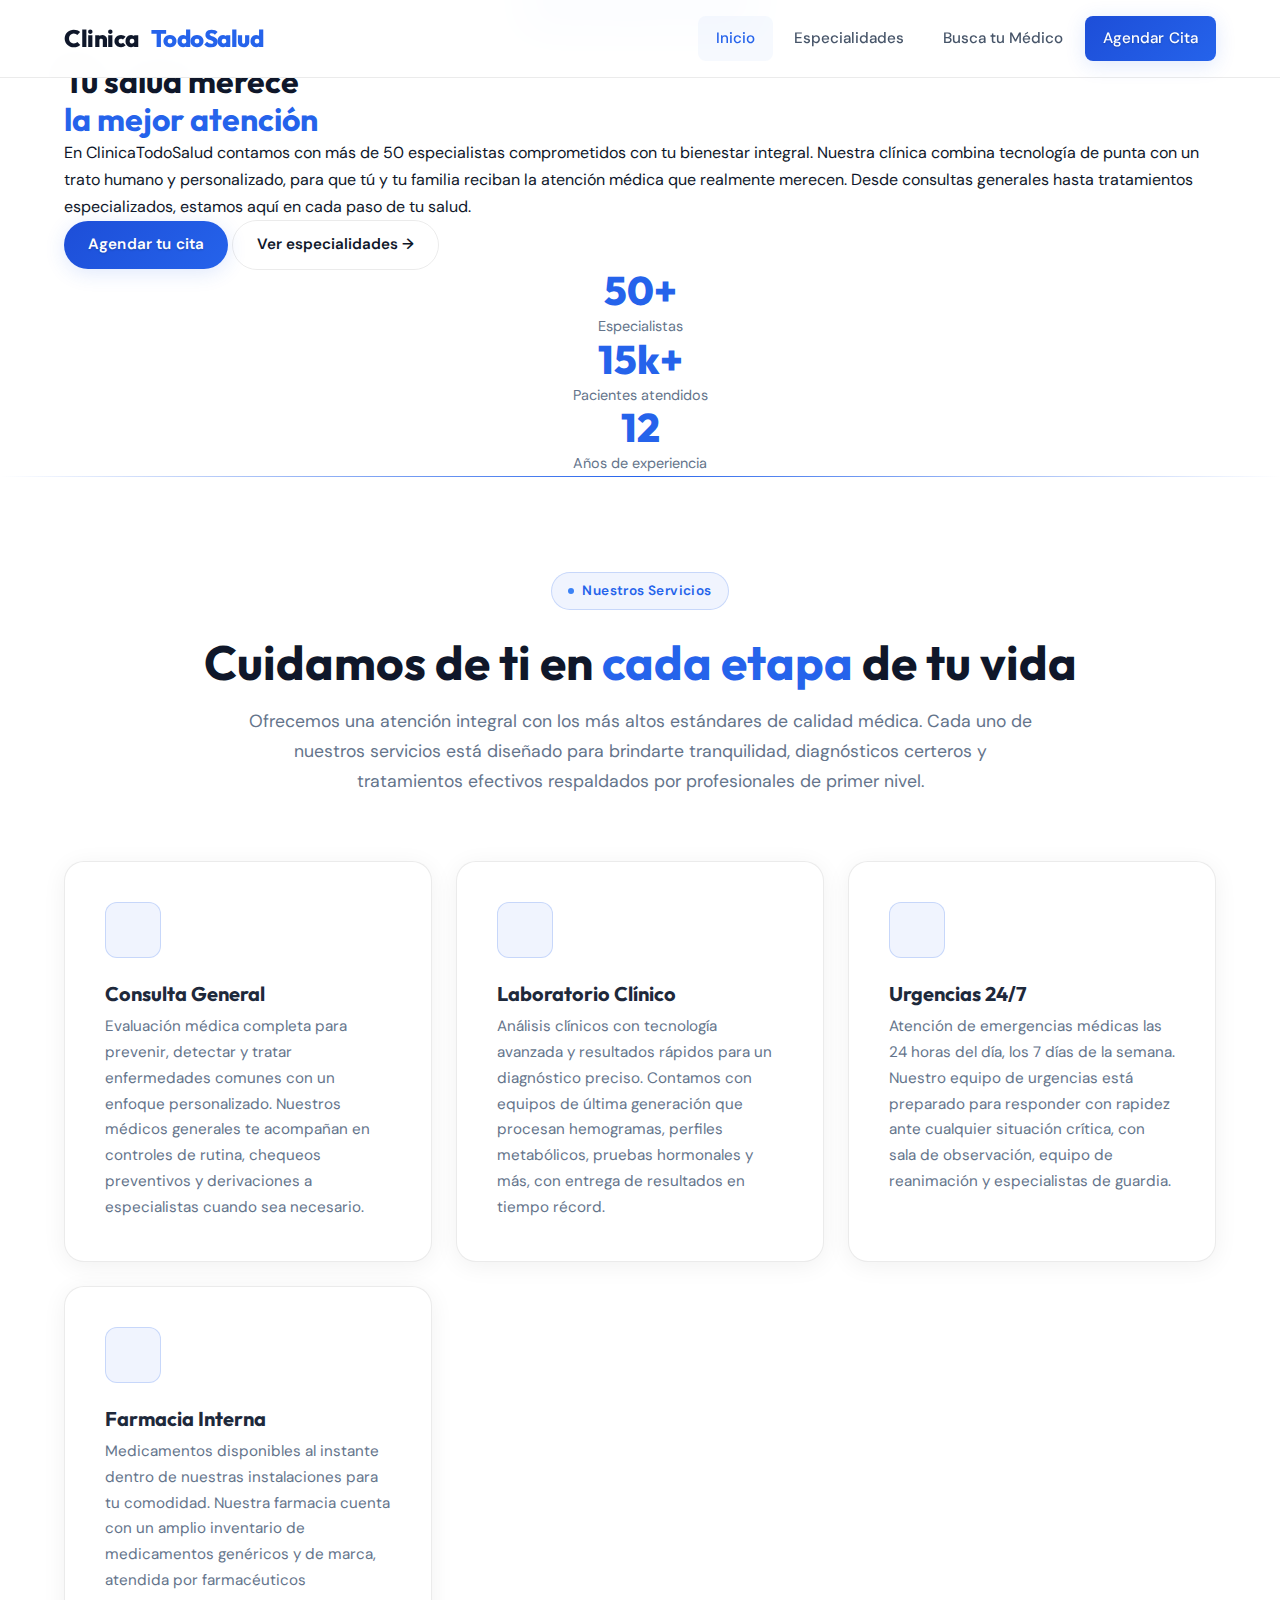
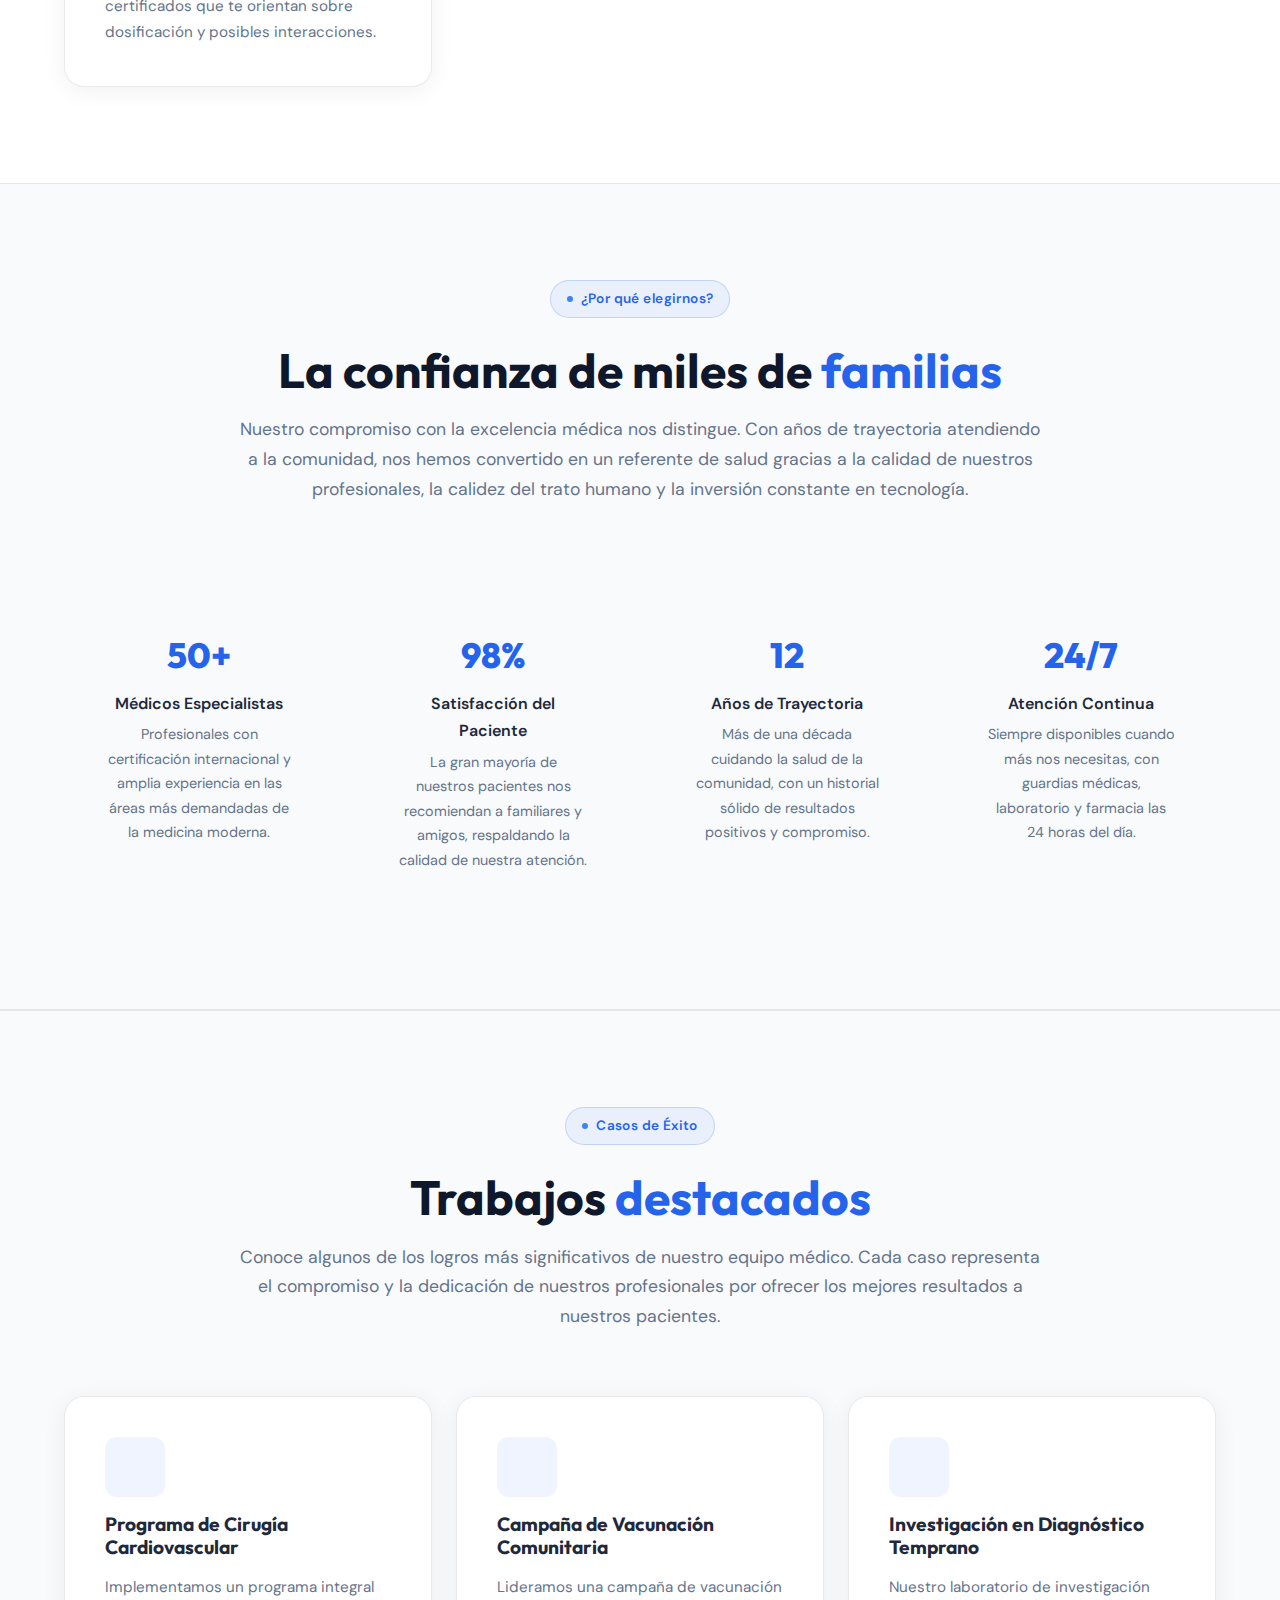
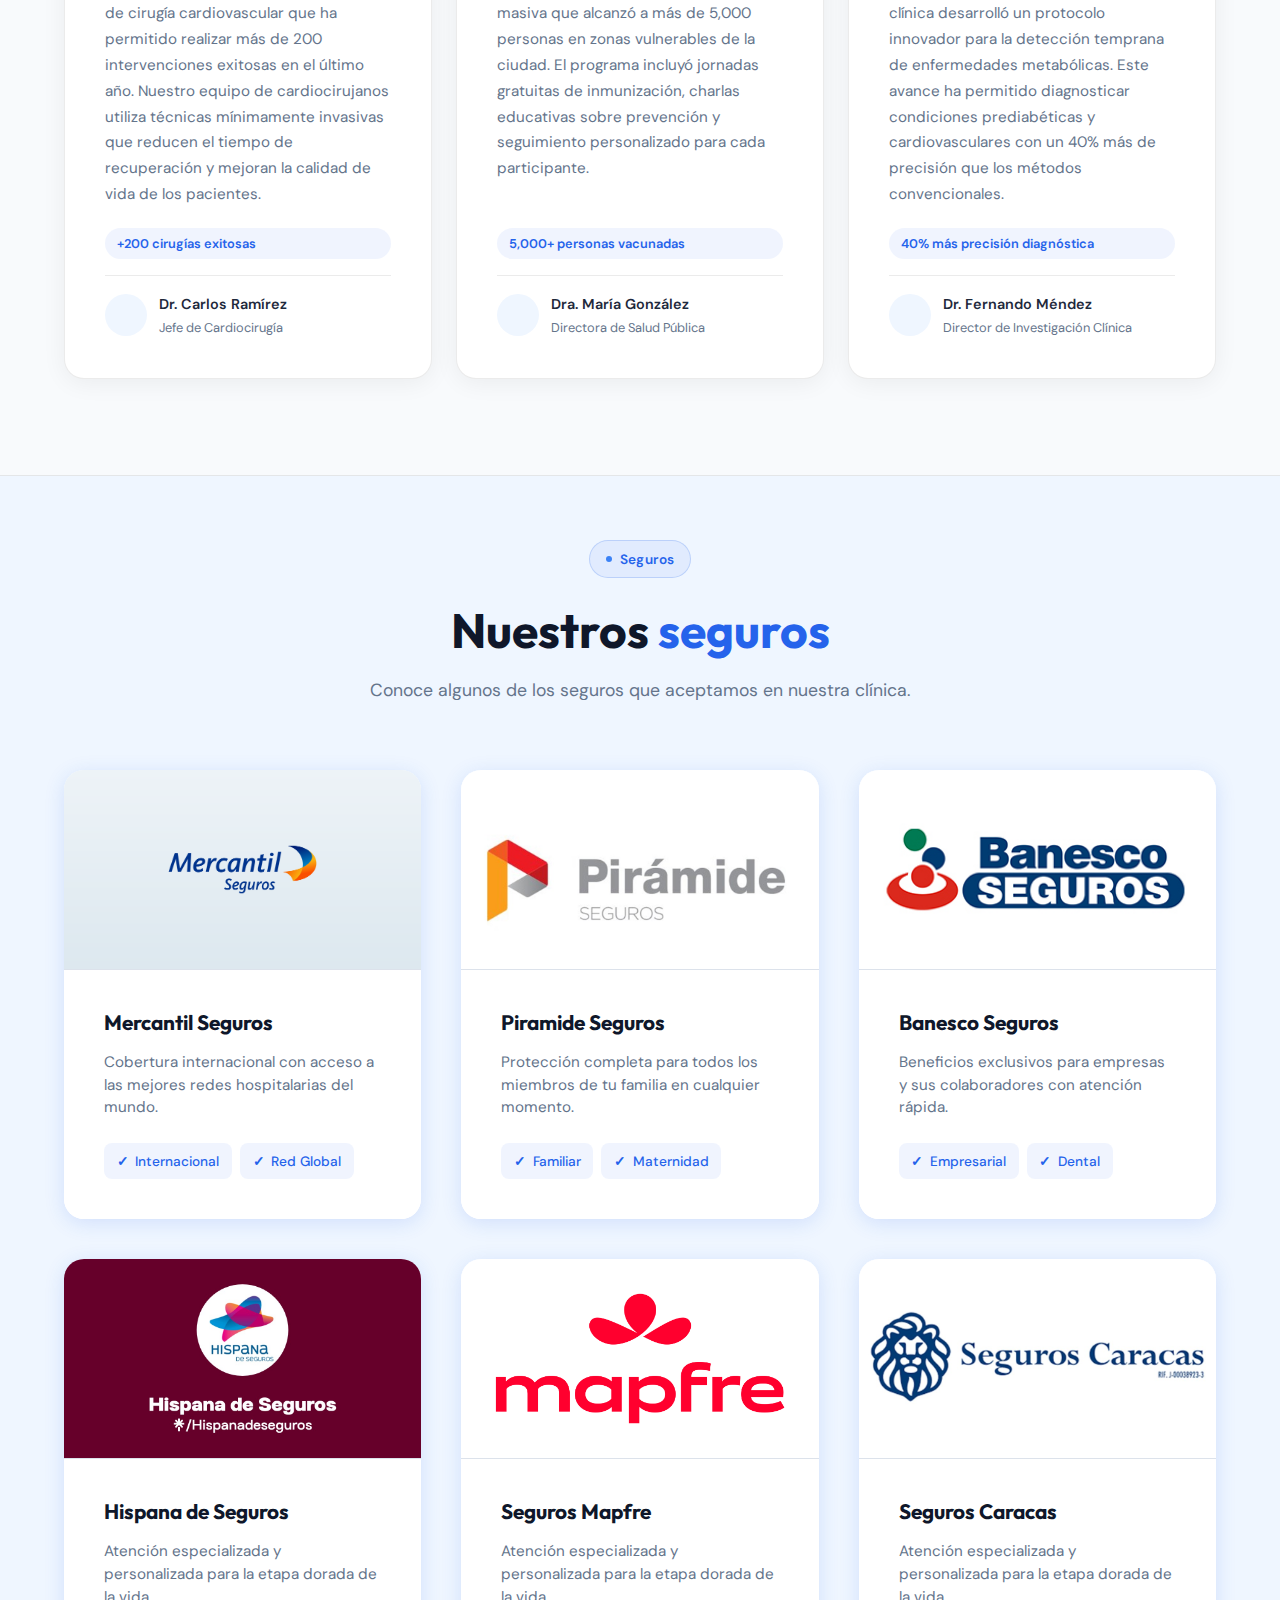
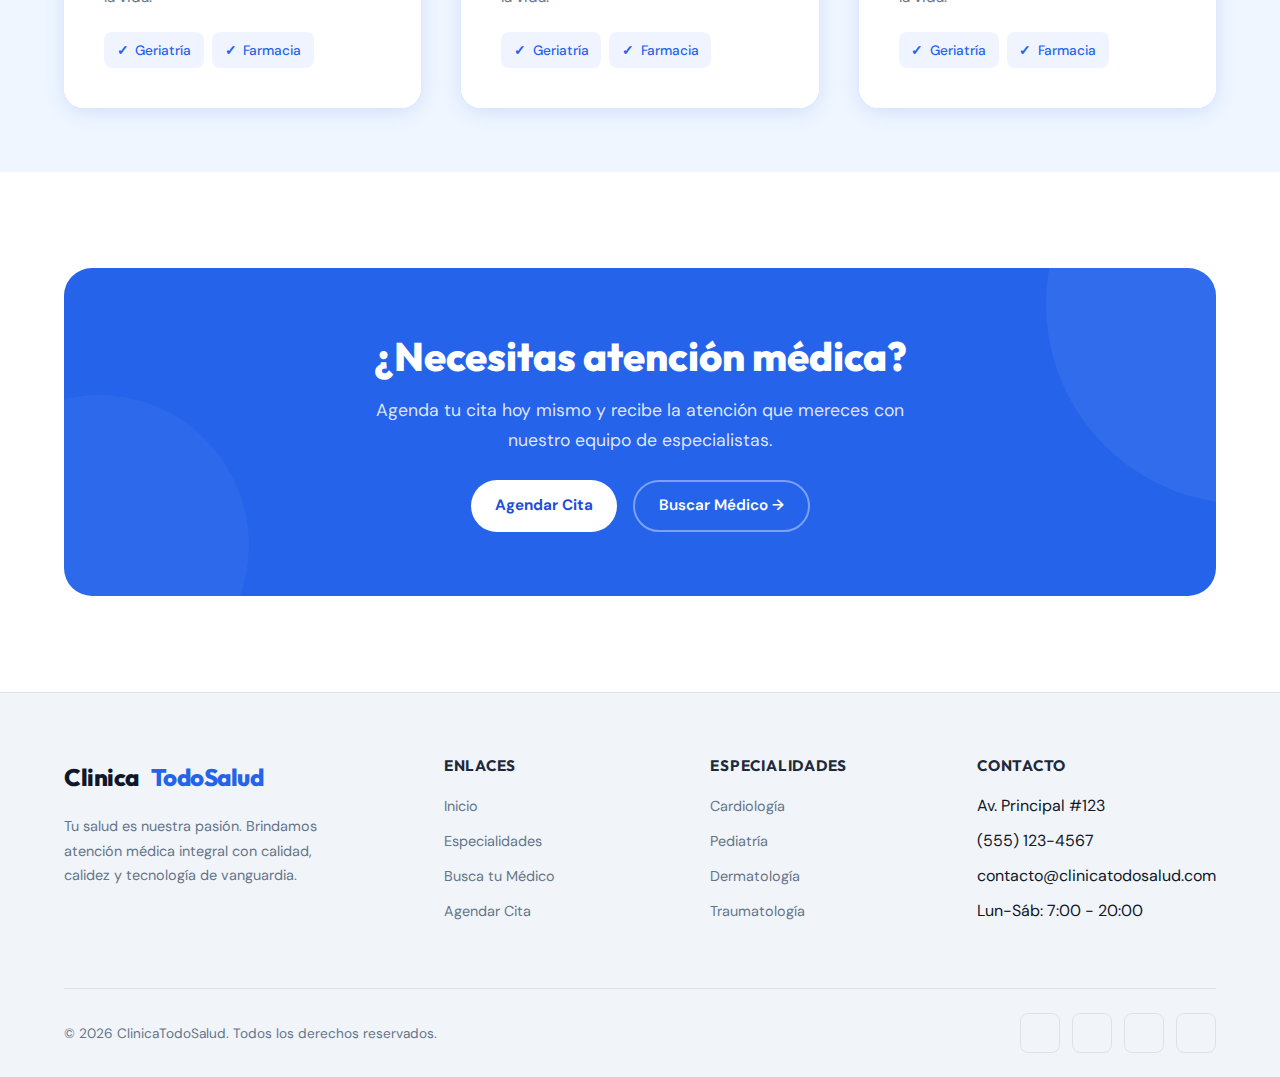
<file: index.html>
<!DOCTYPE html>
<html lang="es">

<head>
  <meta charset="UTF-8">
  <meta name="viewport" content="width=device-width, initial-scale=1.0">
  <meta name="description"
    content="ClinicaTodoSalud — Tu salud es nuestra prioridad. Atención médica integral con los mejores especialistas.">
  <title>ClinicaTodoSalud — Inicio</title>

  <link rel="preconnect" href="https://fonts.googleapis.com">
  <link rel="preconnect" href="https://fonts.gstatic.com" crossorigin>
  <link
    href="https://fonts.googleapis.com/css2?family=DM+Sans:ital,opsz,wght@0,9..40,300;0,9..40,400;0,9..40,500;0,9..40,600;0,9..40,700;1,9..40,400&family=Outfit:wght@400;500;600;700;800&display=swap"
    rel="stylesheet">

  <link rel="stylesheet" href="estilos.css">
</head>

<body>


  <nav class="barra-navegacion" id="navegacion-principal">
    <div class="contenedor">

      <a href="index.html" class="logo">

        Clinica<span>TodoSalud</span>
      </a>


      <input type="checkbox" class="toggle-menu" id="toggle-menu">
      <label for="toggle-menu" class="label-toggle-menu" aria-label="Abrir menú">
        <span class="barra"></span>
        <span class="barra"></span>
        <span class="barra"></span>
      </label>


      <ul class="menu-navegacion" id="menu-principal">
        <li class="elemento-menu">
          <a href="index.html" class="activo">Inicio</a>
        </li>
        <li class="elemento-menu">
          <a href="especialidades.html">Especialidades</a>
        </li>
        <li class="elemento-menu">
          <a href="busca-tu-medico.html">Busca tu Médico</a>
        </li>

        <li class="elemento-menu">
          <a href="agendar-cita.html" class="boton-cta boton-cta-primario">
            Agendar Cita
          </a>
        </li>
      </ul>
    </div>
  </nav>


  <section class="seccion-principal" id="principal">

    <div class="principal-fondo"></div>
    <div class="principal-patron"></div>

    <div class="contenedor">
      <div class="principal-contenido">

        <div class="etiqueta">Atención médica de excelencia</div>


        <h1 class="principal-titulo">
          Tu salud merece <br>
          <span class="texto-gradiente">la mejor atención</span>
        </h1>

        <p class="principal-subtitulo">
          En ClinicaTodoSalud contamos con más de 50 especialistas comprometidos con tu bienestar integral. Nuestra
          clínica combina tecnología de punta con un trato humano y personalizado, para que tú y tu familia reciban la
          atención médica que realmente merecen. Desde consultas generales hasta tratamientos especializados, estamos
          aquí en cada paso de tu salud.
        </p>


        <div class="principal-acciones">
          <a href="agendar-cita.html" class="boton-cta boton-cta-primario">
            Agendar tu cita
          </a>
          <a href="especialidades.html" class="boton-cta boton-cta-secundario">
            Ver especialidades →
          </a>
        </div>


        <div class="principal-estadisticas">
          <div class="estadistica">
            <div class="estadistica-numero">50+</div>
            <div class="estadistica-texto">Especialistas</div>
          </div>
          <div class="estadistica">
            <div class="estadistica-numero">15k+</div>
            <div class="estadistica-texto">Pacientes atendidos</div>
          </div>
          <div class="estadistica">
            <div class="estadistica-numero">12</div>
            <div class="estadistica-texto">Años de experiencia</div>
          </div>
        </div>
      </div>
    </div>
  </section>


  <section class="seccion-servicios" id="servicios">
    <div class="contenedor">

      <div class="texto-centrado">
        <div class="etiqueta">Nuestros Servicios</div>
        <h2 class="titulo-seccion">Cuidamos de ti en <span class="texto-gradiente">cada etapa</span> de tu vida</h2>
        <p class="subtitulo-seccion">Ofrecemos una atención integral con los más altos estándares de calidad médica.
          Cada uno de nuestros servicios está diseñado para brindarte tranquilidad, diagnósticos certeros y tratamientos
          efectivos respaldados por profesionales de primer nivel.</p>
      </div>


      <div class="grid-servicios">

        <div class="tarjeta-servicio">
          <div class="servicio-icono"></div>
          <h3 class="servicio-titulo">Consulta General</h3>
          <p class="servicio-descripcion">Evaluación médica completa para prevenir, detectar y tratar enfermedades
            comunes con un enfoque personalizado. Nuestros médicos generales te acompañan en controles de rutina,
            chequeos preventivos y derivaciones a especialistas cuando sea necesario.</p>
        </div>


        <div class="tarjeta-servicio">
          <div class="servicio-icono"></div>
          <h3 class="servicio-titulo">Laboratorio Clínico</h3>
          <p class="servicio-descripcion">Análisis clínicos con tecnología avanzada y resultados rápidos para un
            diagnóstico preciso. Contamos con equipos de última generación que procesan hemogramas, perfiles
            metabólicos, pruebas hormonales y más, con entrega de resultados en tiempo récord.</p>
        </div>


        <div class="tarjeta-servicio">
          <div class="servicio-icono"></div>
          <h3 class="servicio-titulo">Urgencias 24/7</h3>
          <p class="servicio-descripcion">Atención de emergencias médicas las 24 horas del día, los 7 días de la semana.
            Nuestro equipo de urgencias está preparado para responder con rapidez ante cualquier situación crítica, con
            sala de observación, equipo de reanimación y especialistas de guardia.</p>
        </div>


        <div class="tarjeta-servicio">
          <div class="servicio-icono"></div>
          <h3 class="servicio-titulo">Farmacia Interna</h3>
          <p class="servicio-descripcion">Medicamentos disponibles al instante dentro de nuestras instalaciones para tu
            comodidad. Nuestra farmacia cuenta con un amplio inventario de medicamentos genéricos y de marca, atendida
            por farmacéuticos certificados que te orientan sobre dosificación y posibles interacciones.</p>
        </div>
      </div>
    </div>
  </section>


  <section class="seccion-ventajas" id="ventajas">
    <div class="contenedor">

      <div class="texto-centrado">
        <div class="etiqueta">¿Por qué elegirnos?</div>
        <h2 class="titulo-seccion">La confianza de miles de <span class="texto-gradiente">familias</span></h2>
        <p class="subtitulo-seccion">Nuestro compromiso con la excelencia médica nos distingue. Con años de trayectoria
          atendiendo a la comunidad, nos hemos convertido en un referente de salud gracias a la calidad de nuestros
          profesionales, la calidez del trato humano y la inversión constante en tecnología.</p>
      </div>


      <div class="grid-ventajas">
        <div class="tarjeta-ventaja">
          <span class="ventaja-icono"></span>
          <div class="ventaja-numero">50+</div>
          <div class="ventaja-titulo">Médicos Especialistas</div>
          <p class="ventaja-descripcion">Profesionales con certificación internacional y amplia experiencia en las áreas
            más demandadas de la medicina moderna.</p>
        </div>

        <div class="tarjeta-ventaja">
          <span class="ventaja-icono"></span>
          <div class="ventaja-numero">98%</div>
          <div class="ventaja-titulo">Satisfacción del Paciente</div>
          <p class="ventaja-descripcion">La gran mayoría de nuestros pacientes nos recomiendan a familiares y amigos,
            respaldando la calidad de nuestra atención.</p>
        </div>

        <div class="tarjeta-ventaja">
          <span class="ventaja-icono"></span>
          <div class="ventaja-numero">12</div>
          <div class="ventaja-titulo">Años de Trayectoria</div>
          <p class="ventaja-descripcion">Más de una década cuidando la salud de la comunidad, con un historial sólido de
            resultados positivos y compromiso.</p>
        </div>

        <div class="tarjeta-ventaja">
          <span class="ventaja-icono"></span>
          <div class="ventaja-numero">24/7</div>
          <div class="ventaja-titulo">Atención Continua</div>
          <p class="ventaja-descripcion">Siempre disponibles cuando más nos necesitas, con guardias médicas, laboratorio
            y farmacia las 24 horas del día.</p>
        </div>
      </div>
    </div>
  </section>


  <section class="seccion-trabajos" id="trabajos-destacados">
    <div class="contenedor">
      <div class="texto-centrado">
        <div class="etiqueta">Casos de Éxito</div>
        <h2 class="titulo-seccion">Trabajos <span class="texto-gradiente">destacados</span></h2>
        <p class="subtitulo-seccion">Conoce algunos de los logros más significativos de nuestro equipo médico. Cada caso
          representa el compromiso y la dedicación de nuestros profesionales por ofrecer los mejores resultados a
          nuestros pacientes.</p>
      </div>

      <div class="grid-trabajos">

        <div class="tarjeta-trabajo">
          <div class="trabajo-icono"></div>
          <h3 class="trabajo-titulo">Programa de Cirugía Cardiovascular</h3>
          <p class="trabajo-descripcion">Implementamos un programa integral de cirugía cardiovascular que ha permitido
            realizar más de 200 intervenciones exitosas en el último año. Nuestro equipo de cardiocirujanos utiliza
            técnicas mínimamente invasivas que reducen el tiempo de recuperación y mejoran la calidad de vida de los
            pacientes.</p>
          <div class="trabajo-estadistica">+200 cirugías exitosas</div>
          <div class="trabajo-autor">
            <div class="trabajo-avatar"></div>
            <div>
              <div class="trabajo-autor-nombre">Dr. Carlos Ramírez</div>
              <div class="trabajo-autor-cargo">Jefe de Cardiocirugía</div>
            </div>
          </div>
        </div>


        <div class="tarjeta-trabajo">
          <div class="trabajo-icono"></div>
          <h3 class="trabajo-titulo">Campaña de Vacunación Comunitaria</h3>
          <p class="trabajo-descripcion">Lideramos una campaña de vacunación masiva que alcanzó a más de 5,000 personas
            en zonas vulnerables de la ciudad. El programa incluyó jornadas gratuitas de inmunización, charlas
            educativas sobre prevención y seguimiento personalizado para cada participante.</p>
          <div class="trabajo-estadistica">5,000+ personas vacunadas</div>
          <div class="trabajo-autor">
            <div class="trabajo-avatar"></div>
            <div>
              <div class="trabajo-autor-nombre">Dra. María González</div>
              <div class="trabajo-autor-cargo">Directora de Salud Pública</div>
            </div>
          </div>
        </div>


        <div class="tarjeta-trabajo">
          <div class="trabajo-icono"></div>
          <h3 class="trabajo-titulo">Investigación en Diagnóstico Temprano</h3>
          <p class="trabajo-descripcion">Nuestro laboratorio de investigación clínica desarrolló un protocolo innovador
            para la detección temprana de enfermedades metabólicas. Este avance ha permitido diagnosticar condiciones
            prediabéticas y cardiovasculares con un 40% más de precisión que los métodos convencionales.</p>
          <div class="trabajo-estadistica">40% más precisión diagnóstica</div>
          <div class="trabajo-autor">
            <div class="trabajo-avatar"></div>
            <div>
              <div class="trabajo-autor-nombre">Dr. Fernando Méndez</div>
              <div class="trabajo-autor-cargo">Director de Investigación Clínica</div>
            </div>
          </div>
        </div>
      </div>
    </div>
  </section>



  <section class="seccion-seguros" id="seguros">
    <div class="contenedor">
      <div class="texto-centrado">
        <div class="etiqueta">Seguros</div>
        <h2 class="titulo-seccion">Nuestros <span class="texto-gradiente">seguros</span></h2>
        <p class="subtitulo-seccion">Conoce algunos de los seguros que aceptamos en nuestra clínica.</p>
      </div>
      <div class="grid-seguros">

        <div class="tarjeta-seguro">
          <div class="seguro-imagen-contenedor">
            <img src="img/mercantil.webp">
          </div>
          <div class="seguro-cuerpo">
            <h3 class="seguro-titulo">Mercantil Seguros</h3>
            <p class="seguro-descripcion">Cobertura internacional con acceso a las mejores redes hospitalarias del
              mundo.</p>
            <div class="seguro-beneficios">
              <div class="seguro-beneficio">Internacional</div>
              <div class="seguro-beneficio">Red Global</div>
            </div>
          </div>
        </div>


        <div class="tarjeta-seguro">
          <div class="seguro-imagen-contenedor">
            <img src="img/piramide-seguros-logo.jpg" alt="">
          </div>
          <div class="seguro-cuerpo">
            <h3 class="seguro-titulo">Piramide Seguros</h3>
            <p class="seguro-descripcion">Protección completa para todos los miembros de tu familia en cualquier
              momento.</p>
            <div class="seguro-beneficios">
              <div class="seguro-beneficio">Familiar</div>
              <div class="seguro-beneficio">Maternidad</div>
            </div>
          </div>
        </div>


        <div class="tarjeta-seguro">
          <div class="seguro-imagen-contenedor">
            <img src="img/banesco.jpg" alt="">
          </div>
          <div class="seguro-cuerpo">
            <h3 class="seguro-titulo">Banesco Seguros</h3>
            <p class="seguro-descripcion">Beneficios exclusivos para empresas y sus colaboradores con atención rápida.
            </p>
            <div class="seguro-beneficios">
              <div class="seguro-beneficio">Empresarial</div>
              <div class="seguro-beneficio">Dental</div>
            </div>
          </div>
        </div>


        <div class="tarjeta-seguro">
          <div class="seguro-imagen-contenedor">
            <img src="img/Hispanadeseguros.jpg" alt="">
          </div>
          <div class="seguro-cuerpo">
            <h3 class="seguro-titulo">Hispana de Seguros</h3>
            <p class="seguro-descripcion">Atención especializada y personalizada para la etapa dorada de la vida.</p>
            <div class="seguro-beneficios">
              <div class="seguro-beneficio">Geriatría</div>
              <div class="seguro-beneficio">Farmacia</div>
            </div>
          </div>
        </div>

        <div class="tarjeta-seguro">
          <div class="seguro-imagen-contenedor">
            <img src="img/MAPFRE_LOGO_VER_1_RED.jpg" alt="">
          </div>
          <div class="seguro-cuerpo">
            <h3 class="seguro-titulo">Seguros Mapfre</h3>
            <p class="seguro-descripcion">Atención especializada y personalizada para la etapa dorada de la vida.</p>
            <div class="seguro-beneficios">
              <div class="seguro-beneficio">Geriatría</div>
              <div class="seguro-beneficio">Farmacia</div>
            </div>
          </div>
        </div>

        <div class="tarjeta-seguro">
          <div class="seguro-imagen-contenedor">
            <img src="img/seguros-caracas-logo.jpg" alt="">
          </div>
          <div class="seguro-cuerpo">
            <h3 class="seguro-titulo">Seguros Caracas</h3>
            <p class="seguro-descripcion">Atención especializada y personalizada para la etapa dorada de la vida.</p>
            <div class="seguro-beneficios">
              <div class="seguro-beneficio">Geriatría</div>
              <div class="seguro-beneficio">Farmacia</div>
            </div>
          </div>
        </div>
      </div>
    </div>
  </section>


  <section class="seccion-cta" id="cta-inicio">
    <div class="contenedor">
      <div class="cta-contenido">
        <h2 class="cta-titulo">¿Necesitas atención médica?</h2>
        <p class="cta-texto">Agenda tu cita hoy mismo y recibe la atención que mereces con nuestro equipo de
          especialistas.</p>
        <div class="cta-botones">
          <a href="agendar-cita.html" class="boton-cta boton-cta-blanco">Agendar Cita</a>
          <a href="busca-tu-medico.html" class="boton-cta boton-cta-contorno">Buscar Médico →</a>
        </div>
      </div>
    </div>
  </section>


  <footer class="pie-pagina" id="pie-pagina">
    <div class="contenedor">
      <div class="pie-grid">

        <div class="pie-marca">
          <a href="index.html" class="logo">
            Clinica<span>TodoSalud</span>
          </a>
          <p class="pie-descripcion">Tu salud es nuestra pasión. Brindamos atención médica integral con calidad, calidez
            y tecnología de vanguardia.</p>
        </div>


        <div class="pie-columna">
          <h4 class="pie-columna-titulo">Enlaces</h4>
          <ul>
            <li><a href="index.html">Inicio</a></li>
            <li><a href="especialidades.html">Especialidades</a></li>
            <li><a href="busca-tu-medico.html">Busca tu Médico</a></li>
            <li><a href="agendar-cita.html">Agendar Cita</a></li>

          </ul>
        </div>


        <div class="pie-columna">
          <h4 class="pie-columna-titulo">Especialidades</h4>
          <ul>
            <li><a href="especialidades.html">Cardiología</a></li>
            <li><a href="especialidades.html">Pediatría</a></li>
            <li><a href="especialidades.html">Dermatología</a></li>
            <li><a href="especialidades.html">Traumatología</a></li>
          </ul>
        </div>


        <div class="pie-columna">
          <h4 class="pie-columna-titulo">Contacto</h4>
          <ul>
            <li>Av. Principal #123</li>
            <li>(555) 123-4567</li>
            <li>contacto@clinicatodosalud.com</li>
            <li>Lun-Sáb: 7:00 - 20:00</li>
          </ul>
        </div>
      </div>


      <div class="pie-inferior">
        <p class="pie-copyright">© 2026 ClinicaTodoSalud. Todos los derechos reservados.</p>
        <div class="pie-redes">
          <a href="#" class="pie-red-social" aria-label="Facebook"></a>
          <a href="#" class="pie-red-social" aria-label="Instagram"></a>
          <a href="#" class="pie-red-social" aria-label="Twitter"></a>
          <a href="#" class="pie-red-social" aria-label="YouTube"></a>
        </div>
      </div>
    </div>
  </footer>

  <script src="script/main.js"></script>

</body>

</html>
</file>
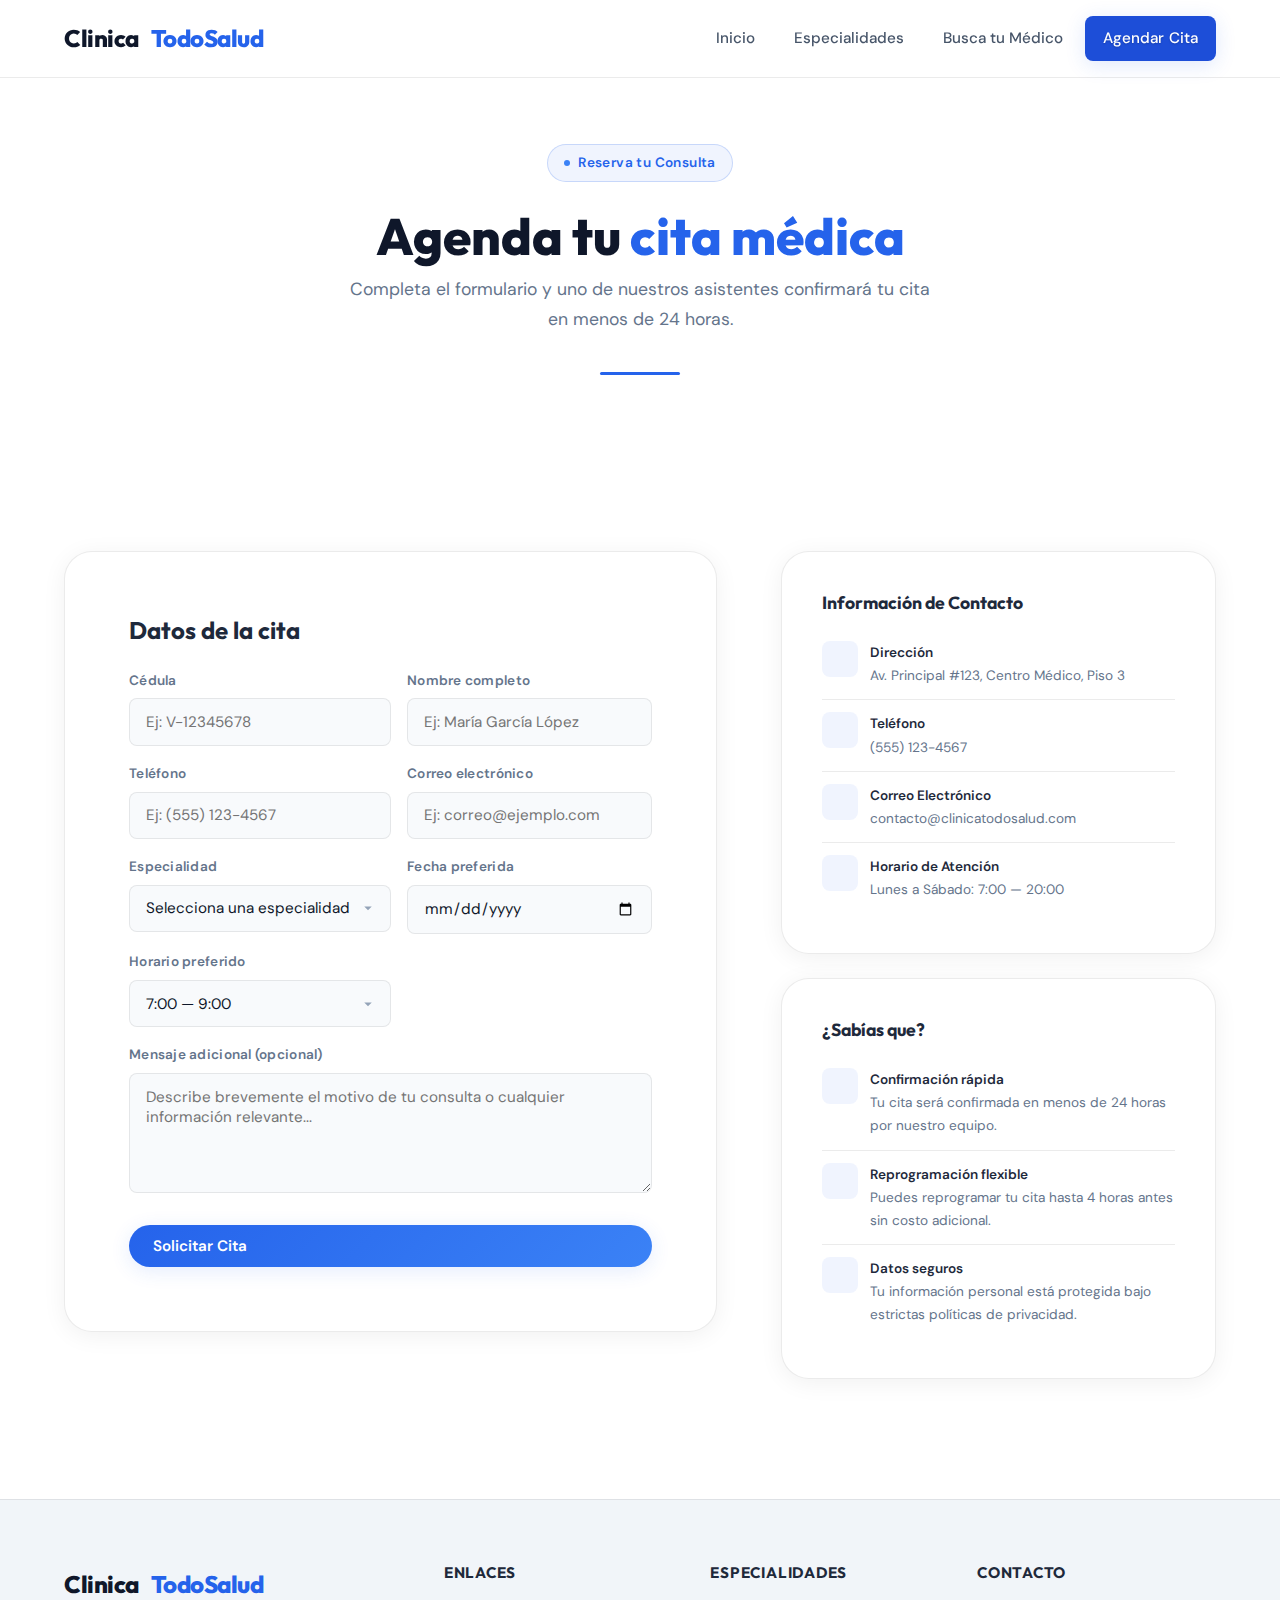
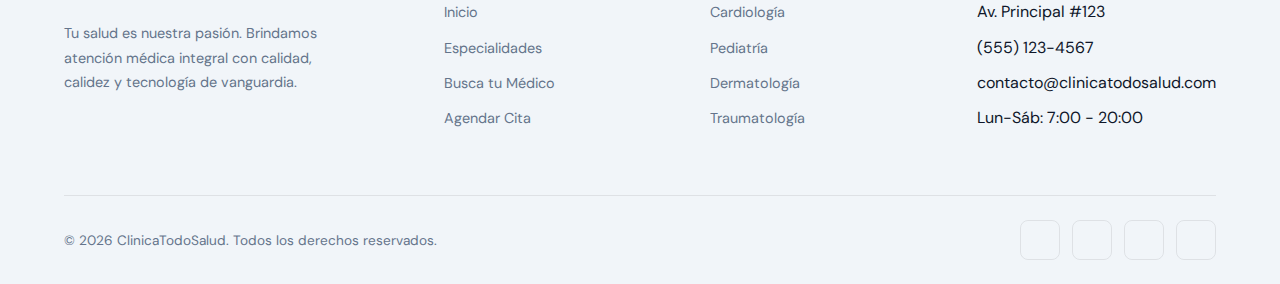
<file: agendar-cita.html>
<!DOCTYPE html>
<html lang="es">

<head>
  <meta charset="UTF-8">
  <meta name="viewport" content="width=device-width, initial-scale=1.0">
  <meta name="description"
    content="Agenda tu cita médica en ClinicaTodoSalud. Elige tu especialidad, médico y horario preferido de manera sencilla.">
  <title>Agendar Cita — ClinicaTodoSalud</title>

  <link rel="preconnect" href="https://fonts.googleapis.com">
  <link rel="preconnect" href="https://fonts.gstatic.com" crossorigin>
  <link
    href="https://fonts.googleapis.com/css2?family=DM+Sans:ital,opsz,wght@0,9..40,300;0,9..40,400;0,9..40,500;0,9..40,600;0,9..40,700;1,9..40,400&family=Outfit:wght@400;500;600;700;800&display=swap"
    rel="stylesheet">

  <link rel="stylesheet" href="estilos.css">
</head>

<body>


  <nav class="barra-navegacion" id="navegacion-principal">
    <div class="contenedor">
      <a href="index.html" class="logo">
        Clinica<span>TodoSalud</span>
      </a>

      <input type="checkbox" class="toggle-menu" id="toggle-menu">
      <label for="toggle-menu" class="label-toggle-menu" aria-label="Abrir menú">
        <span class="barra"></span>
        <span class="barra"></span>
        <span class="barra"></span>
      </label>

      <ul class="menu-navegacion" id="menu-principal">
        <li class="elemento-menu">
          <a href="index.html">Inicio</a>
        </li>
        <li class="elemento-menu">
          <a href="especialidades.html">Especialidades</a>
        </li>
        <li class="elemento-menu">
          <a href="busca-tu-medico.html">Busca tu Médico</a>
        </li>

        <li class="elemento-menu">
          <a href="agendar-cita.html" class="boton-cta boton-cta-primario activo">
            Agendar Cita
          </a>
        </li>
      </ul>
    </div>
  </nav>


  <header class="cabecera-pagina" id="cabecera-agendar">
    <div class="contenedor">
      <div class="etiqueta">Reserva tu Consulta</div>
      <h1 class="cabecera-titulo">Agenda tu <span class="texto-gradiente">cita médica</span></h1>
      <p class="cabecera-descripcion">Completa el formulario y uno de nuestros asistentes confirmará tu cita en menos de
        24 horas.</p>
    </div>
  </header>


  <section class="seccion-agendar" id="formulario-agendar">
    <div class="contenedor">
      <div class="agendar-contenedor">


        <form class="formulario-cita" id="formulario-cita" action="#" method="post">
          <h2 class="formulario-titulo">Datos de la cita</h2>

          <div class="grupo-campos">

            <div class="campo-formulario">
              <label class="campo-etiqueta" for="campo-cedula">Cédula</label>
              <input type="text" class="campo-entrada" id="campo-cedula" name="cedula" placeholder="Ej: V-12345678">
            </div>

            <div class="campo-formulario">
              <label class="campo-etiqueta" for="campo-nombre">Nombre completo</label>
              <input type="text" class="campo-entrada" id="campo-nombre" name="nombre"
                placeholder="Ej: María García López">
            </div>


            <div class="campo-formulario">
              <label class="campo-etiqueta" for="campo-telefono">Teléfono</label>
              <input type="tel" class="campo-entrada" id="campo-telefono" name="telefono"
                placeholder="Ej: (555) 123-4567">
            </div>


            <div class="campo-formulario">
              <label class="campo-etiqueta" for="campo-correo">Correo electrónico</label>
              <input type="email" class="campo-entrada" id="campo-correo" name="correo"
                placeholder="Ej: correo@ejemplo.com">
            </div>


            <div class="campo-formulario">
              <label class="campo-etiqueta" for="campo-especialidad">Especialidad</label>
              <select class="campo-seleccion" id="campo-especialidad" name="especialidad">
                <option value="" disabled selected>Selecciona una especialidad</option>
                <option value="cardiologia">Cardiología</option>
                <option value="dermatologia">Dermatología</option>
                <option value="pediatria">Pediatría</option>
                <option value="traumatologia">Traumatología</option>
                <option value="ginecologia">Ginecología</option>
                <option value="oftalmologia">Oftalmología</option>
                <option value="neurologia">Neurología</option>
                <option value="odontologia">Odontología</option>
                <option value="medicina-general">Medicina General</option>
              </select>
            </div>


            <div class="campo-formulario">
              <label class="campo-etiqueta" for="campo-fecha">Fecha preferida</label>
              <input type="date" class="campo-entrada" id="campo-fecha" name="fecha">
            </div>


            <div class="campo-formulario">
              <label class="campo-etiqueta" for="campo-horario">Horario preferido</label>
              <select class="campo-seleccion" id="campo-horario" name="horario">
                <option value="manana-temprano">7:00 — 9:00</option>
                <option value="manana">9:00 — 12:00</option>
                <option value="tarde">12:00 — 15:00</option>
                <option value="tarde-noche">15:00 — 18:00</option>
                <option value="noche">18:00 — 20:00</option>
              </select>
            </div>


            <div class="campo-formulario campo-completo">
              <label class="campo-etiqueta" for="campo-mensaje">Mensaje adicional (opcional)</label>
              <textarea class="campo-texto" id="campo-mensaje" name="mensaje"
                placeholder="Describe brevemente el motivo de tu consulta o cualquier información relevante..."></textarea>
            </div>
          </div>

          <p id="warning" class="warning"></p>

          <button type="submit" class="boton-cta boton-cta-acento boton-enviar">
            Solicitar Cita
          </button>
        </form>


        <aside class="agendar-info" id="info-contacto">

          <div class="info-tarjeta">
            <h3 class="info-tarjeta-titulo">Información de Contacto</h3>

            <div class="info-item">
              <div class="info-item-icono"></div>
              <div>
                <div class="info-item-titulo">Dirección</div>
                <div class="info-item-texto">Av. Principal #123, Centro Médico, Piso 3</div>
              </div>
            </div>

            <div class="info-item">
              <div class="info-item-icono"></div>
              <div>
                <div class="info-item-titulo">Teléfono</div>
                <div class="info-item-texto">(555) 123-4567</div>
              </div>
            </div>

            <div class="info-item">
              <div class="info-item-icono"></div>
              <div>
                <div class="info-item-titulo">Correo Electrónico</div>
                <div class="info-item-texto">contacto@clinicatodosalud.com</div>
              </div>
            </div>

            <div class="info-item">
              <div class="info-item-icono"></div>
              <div>
                <div class="info-item-titulo">Horario de Atención</div>
                <div class="info-item-texto">Lunes a Sábado: 7:00 — 20:00</div>
              </div>
            </div>
          </div>


          <div class="info-tarjeta">
            <h3 class="info-tarjeta-titulo">¿Sabías que?</h3>

            <div class="info-item">
              <div class="info-item-icono"></div>
              <div>
                <div class="info-item-titulo">Confirmación rápida</div>
                <div class="info-item-texto">Tu cita será confirmada en menos de 24 horas por nuestro equipo.</div>
              </div>
            </div>

            <div class="info-item">
              <div class="info-item-icono"></div>
              <div>
                <div class="info-item-titulo">Reprogramación flexible</div>
                <div class="info-item-texto">Puedes reprogramar tu cita hasta 4 horas antes sin costo adicional.</div>
              </div>
            </div>

            <div class="info-item">
              <div class="info-item-icono"></div>
              <div>
                <div class="info-item-titulo">Datos seguros</div>
                <div class="info-item-texto">Tu información personal está protegida bajo estrictas políticas de
                  privacidad.</div>
              </div>
            </div>
          </div>
        </aside>

      </div>
    </div>
  </section>


  <footer class="pie-pagina" id="pie-pagina">
    <div class="contenedor">
      <div class="pie-grid">
        <div class="pie-marca">
          <a href="index.html" class="logo">
            Clinica<span>TodoSalud</span>
          </a>
          <p class="pie-descripcion">Tu salud es nuestra pasión. Brindamos atención médica integral con calidad, calidez
            y tecnología de vanguardia.</p>
        </div>

        <div class="pie-columna">
          <h4 class="pie-columna-titulo">Enlaces</h4>
          <ul>
            <li><a href="index.html">Inicio</a></li>
            <li><a href="especialidades.html">Especialidades</a></li>
            <li><a href="busca-tu-medico.html">Busca tu Médico</a></li>
            <li><a href="agendar-cita.html">Agendar Cita</a></li>

          </ul>
        </div>

        <div class="pie-columna">
          <h4 class="pie-columna-titulo">Especialidades</h4>
          <ul>
            <li><a href="especialidades.html">Cardiología</a></li>
            <li><a href="especialidades.html">Pediatría</a></li>
            <li><a href="especialidades.html">Dermatología</a></li>
            <li><a href="especialidades.html">Traumatología</a></li>
          </ul>
        </div>

        <div class="pie-columna">
          <h4 class="pie-columna-titulo">Contacto</h4>
          <ul>
            <li>Av. Principal #123</li>
            <li>(555) 123-4567</li>
            <li>contacto@clinicatodosalud.com</li>
            <li>Lun-Sáb: 7:00 - 20:00</li>
          </ul>
        </div>
      </div>

      <div class="pie-inferior">
        <p class="pie-copyright">© 2026 ClinicaTodoSalud. Todos los derechos reservados.</p>
        <div class="pie-redes">
          <a href="#" class="pie-red-social" aria-label="Facebook"></a>
          <a href="#" class="pie-red-social" aria-label="Instagram"></a>
          <a href="#" class="pie-red-social" aria-label="Twitter"></a>
          <a href="#" class="pie-red-social" aria-label="YouTube"></a>
        </div>
      </div>
    </div>
  </footer>
  <script src="script/main.js"></script>
</body>

</html>
</file>
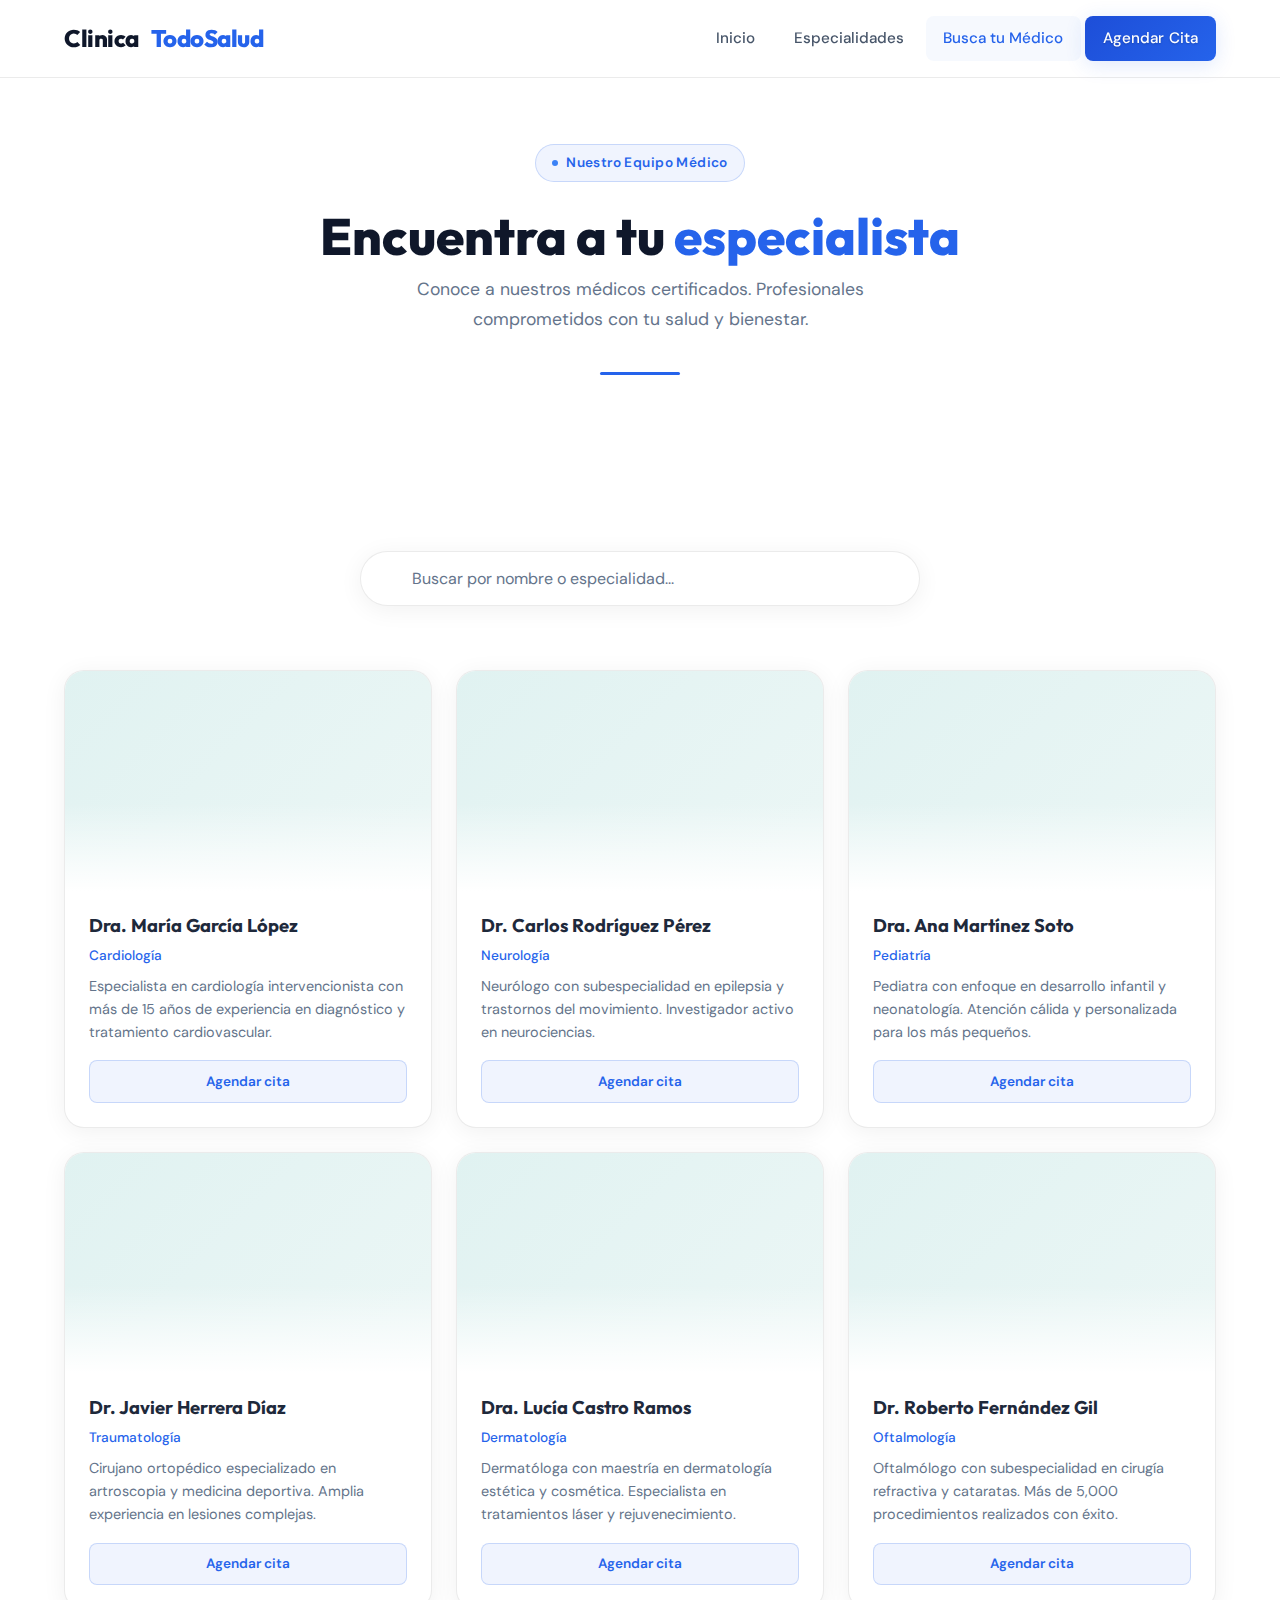
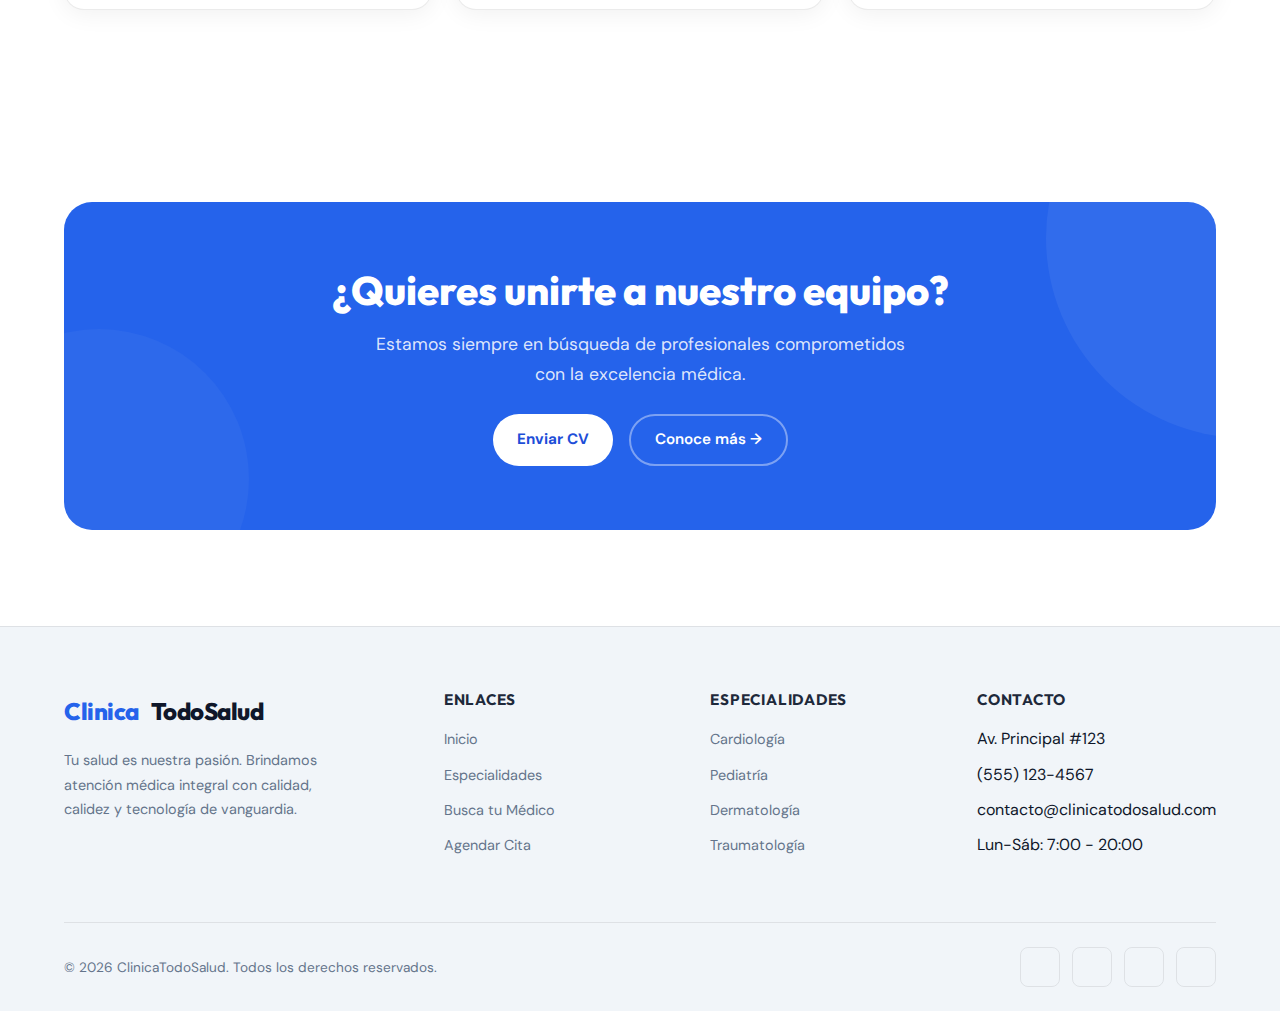
<file: busca-tu-medico.html>
<!DOCTYPE html>
<html lang="es">

<head>
  <meta charset="UTF-8">
  <meta name="viewport" content="width=device-width, initial-scale=1.0">
  <meta name="description"
    content="Encuentra al médico ideal para ti en ClinicaTodoSalud. Consulta perfiles, especialidades y agenda tu cita.">
  <title>Busca tu Médico — ClinicaTodoSalud</title>

  <link rel="preconnect" href="https://fonts.googleapis.com">
  <link rel="preconnect" href="https://fonts.gstatic.com" crossorigin>
  <link
    href="https://fonts.googleapis.com/css2?family=DM+Sans:ital,opsz,wght@0,9..40,300;0,9..40,400;0,9..40,500;0,9..40,600;0,9..40,700;1,9..40,400&family=Outfit:wght@400;500;600;700;800&display=swap"
    rel="stylesheet">

  <link rel="stylesheet" href="estilos.css">
</head>

<body>


  <nav class="barra-navegacion" id="navegacion-principal">
    <div class="contenedor">

      <a href="index.html" class="logo">
        Clinica<span>TodoSalud</span>
      </a>

      <input type="checkbox" class="toggle-menu" id="toggle-menu">
      <label for="toggle-menu" class="label-toggle-menu" aria-label="Abrir menú">
        <span class="barra"></span>
        <span class="barra"></span>
        <span class="barra"></span>
      </label>

      <ul class="menu-navegacion" id="menu-principal">
        <li class="elemento-menu">
          <a href="index.html">Inicio</a>
        </li>
        <li class="elemento-menu">
          <a href="especialidades.html">Especialidades</a>
        </li>
        <li class="elemento-menu">
          <a href="busca-tu-medico.html" class="activo">Busca tu Médico</a>
        </li>

        <li class="elemento-menu">
          <a href="agendar-cita.html" class="boton-cta boton-cta-primario">
            Agendar Cita
          </a>
        </li>
      </ul>
    </div>
  </nav>


  <header class="cabecera-pagina" id="cabecera-medicos">
    <div class="contenedor">
      <div class="etiqueta">Nuestro Equipo Médico</div>
      <h1 class="cabecera-titulo">Encuentra a tu <span class="texto-gradiente">especialista</span></h1>
      <p class="cabecera-descripcion">Conoce a nuestros médicos certificados. Profesionales comprometidos con tu salud y
        bienestar.</p>
    </div>
  </header>


  <section class="seccion-medicos" id="lista-medicos">
    <div class="contenedor">


      <div class="barra-busqueda" id="barra-busqueda-medicos">
        <span class="icono-busqueda"></span>
        <input type="text" class="campo-busqueda" id="campo-buscar-medico"
          placeholder="Buscar por nombre o especialidad..." aria-label="Buscar médico">
      </div>


      <div class="grid-medicos">


        <div class="tarjeta-medico" id="medico-garcia">
          <div class="medico-imagen"></div>
          <div class="medico-info">
            <h3 class="medico-nombre">Dra. María García López</h3>
            <span class="medico-especialidad">Cardiología</span>
            <p class="medico-descripcion">Especialista en cardiología intervencionista con más de 15 años de experiencia
              en diagnóstico y tratamiento cardiovascular.</p>
            <div class="medico-contacto">
              <a href="agendar-cita.html" class="medico-boton medico-boton-primario">Agendar cita</a>
            </div>
          </div>
        </div>


        <div class="tarjeta-medico" id="medico-rodriguez">
          <div class="medico-imagen"></div>
          <div class="medico-info">
            <h3 class="medico-nombre">Dr. Carlos Rodríguez Pérez</h3>
            <span class="medico-especialidad">Neurología</span>
            <p class="medico-descripcion">Neurólogo con subespecialidad en epilepsia y trastornos del movimiento.
              Investigador activo en neurociencias.</p>
            <div class="medico-contacto">
              <a href="agendar-cita.html" class="medico-boton medico-boton-primario">Agendar cita</a>
            </div>
          </div>
        </div>


        <div class="tarjeta-medico" id="medico-martinez">
          <div class="medico-imagen"></div>
          <div class="medico-info">
            <h3 class="medico-nombre">Dra. Ana Martínez Soto</h3>
            <span class="medico-especialidad">Pediatría</span>
            <p class="medico-descripcion">Pediatra con enfoque en desarrollo infantil y neonatología. Atención cálida y
              personalizada para los más pequeños.</p>
            <div class="medico-contacto">
              <a href="agendar-cita.html" class="medico-boton medico-boton-primario">Agendar cita</a>
            </div>
          </div>
        </div>


        <div class="tarjeta-medico" id="medico-herrera">
          <div class="medico-imagen"></div>
          <div class="medico-info">
            <h3 class="medico-nombre">Dr. Javier Herrera Díaz</h3>
            <span class="medico-especialidad">Traumatología</span>
            <p class="medico-descripcion">Cirujano ortopédico especializado en artroscopia y medicina deportiva. Amplia
              experiencia en lesiones complejas.</p>
            <div class="medico-contacto">
              <a href="agendar-cita.html" class="medico-boton medico-boton-primario">Agendar cita</a>
            </div>
          </div>
        </div>


        <div class="tarjeta-medico" id="medico-castro">
          <div class="medico-imagen"></div>
          <div class="medico-info">
            <h3 class="medico-nombre">Dra. Lucía Castro Ramos</h3>
            <span class="medico-especialidad">Dermatología</span>
            <p class="medico-descripcion">Dermatóloga con maestría en dermatología estética y cosmética. Especialista en
              tratamientos láser y rejuvenecimiento.</p>
            <div class="medico-contacto">
              <a href="agendar-cita.html" class="medico-boton medico-boton-primario">Agendar cita</a>
            </div>
          </div>
        </div>


        <div class="tarjeta-medico" id="medico-fernandez">
          <div class="medico-imagen"></div>
          <div class="medico-info">
            <h3 class="medico-nombre">Dr. Roberto Fernández Gil</h3>
            <span class="medico-especialidad">Oftalmología</span>
            <p class="medico-descripcion">Oftalmólogo con subespecialidad en cirugía refractiva y cataratas. Más de
              5,000 procedimientos realizados con éxito.</p>
            <div class="medico-contacto">
              <a href="agendar-cita.html" class="medico-boton medico-boton-primario">Agendar cita</a>
            </div>
          </div>
        </div>

      </div>
    </div>
  </section>


  <section class="seccion-cta" id="cta-medicos">
    <div class="contenedor">
      <div class="cta-contenido">
        <h2 class="cta-titulo">¿Quieres unirte a nuestro equipo?</h2>
        <p class="cta-texto">Estamos siempre en búsqueda de profesionales comprometidos con la excelencia médica.</p>
        <div class="cta-botones">
          <a href="enviar-cv.html" class="boton-cta boton-cta-blanco">Enviar CV</a>
          <a href="index.html" class="boton-cta boton-cta-contorno">Conoce más →</a>
        </div>
      </div>
    </div>
  </section>


  <footer class="pie-pagina" id="pie-pagina">
    <div class="contenedor">
      <div class="pie-grid">
        <div class="pie-marca">
          <a href="index.html" class="logo">
            <span>Clinica</span>TodoSalud
          </a>
          <p class="pie-descripcion">Tu salud es nuestra pasión. Brindamos atención médica integral con calidad, calidez
            y tecnología de vanguardia.</p>
        </div>

        <div class="pie-columna">
          <h4 class="pie-columna-titulo">Enlaces</h4>
          <ul>
            <li><a href="index.html">Inicio</a></li>
            <li><a href="especialidades.html">Especialidades</a></li>
            <li><a href="busca-tu-medico.html">Busca tu Médico</a></li>
            <li><a href="agendar-cita.html">Agendar Cita</a></li>
          </ul>
        </div>

        <div class="pie-columna">
          <h4 class="pie-columna-titulo">Especialidades</h4>
          <ul>
            <li><a href="especialidades.html">Cardiología</a></li>
            <li><a href="especialidades.html">Pediatría</a></li>
            <li><a href="especialidades.html">Dermatología</a></li>
            <li><a href="especialidades.html">Traumatología</a></li>
          </ul>
        </div>

        <div class="pie-columna">
          <h4 class="pie-columna-titulo">Contacto</h4>
          <ul>
            <li>Av. Principal #123</li>
            <li>(555) 123-4567</li>
            <li>contacto@clinicatodosalud.com</li>
            <li>Lun-Sáb: 7:00 - 20:00</li>
          </ul>
        </div>
      </div>

      <div class="pie-inferior">
        <p class="pie-copyright">© 2026 ClinicaTodoSalud. Todos los derechos reservados.</p>
        <div class="pie-redes">
          <a href="#" class="pie-red-social" aria-label="Facebook"></a>
          <a href="#" class="pie-red-social" aria-label="Instagram"></a>
          <a href="#" class="pie-red-social" aria-label="Twitter"></a>
          <a href="#" class="pie-red-social" aria-label="YouTube"></a>
        </div>
      </div>
    </div>
  </footer>
  <script src="script/main.js"></script>
</body>

</html>
</file>
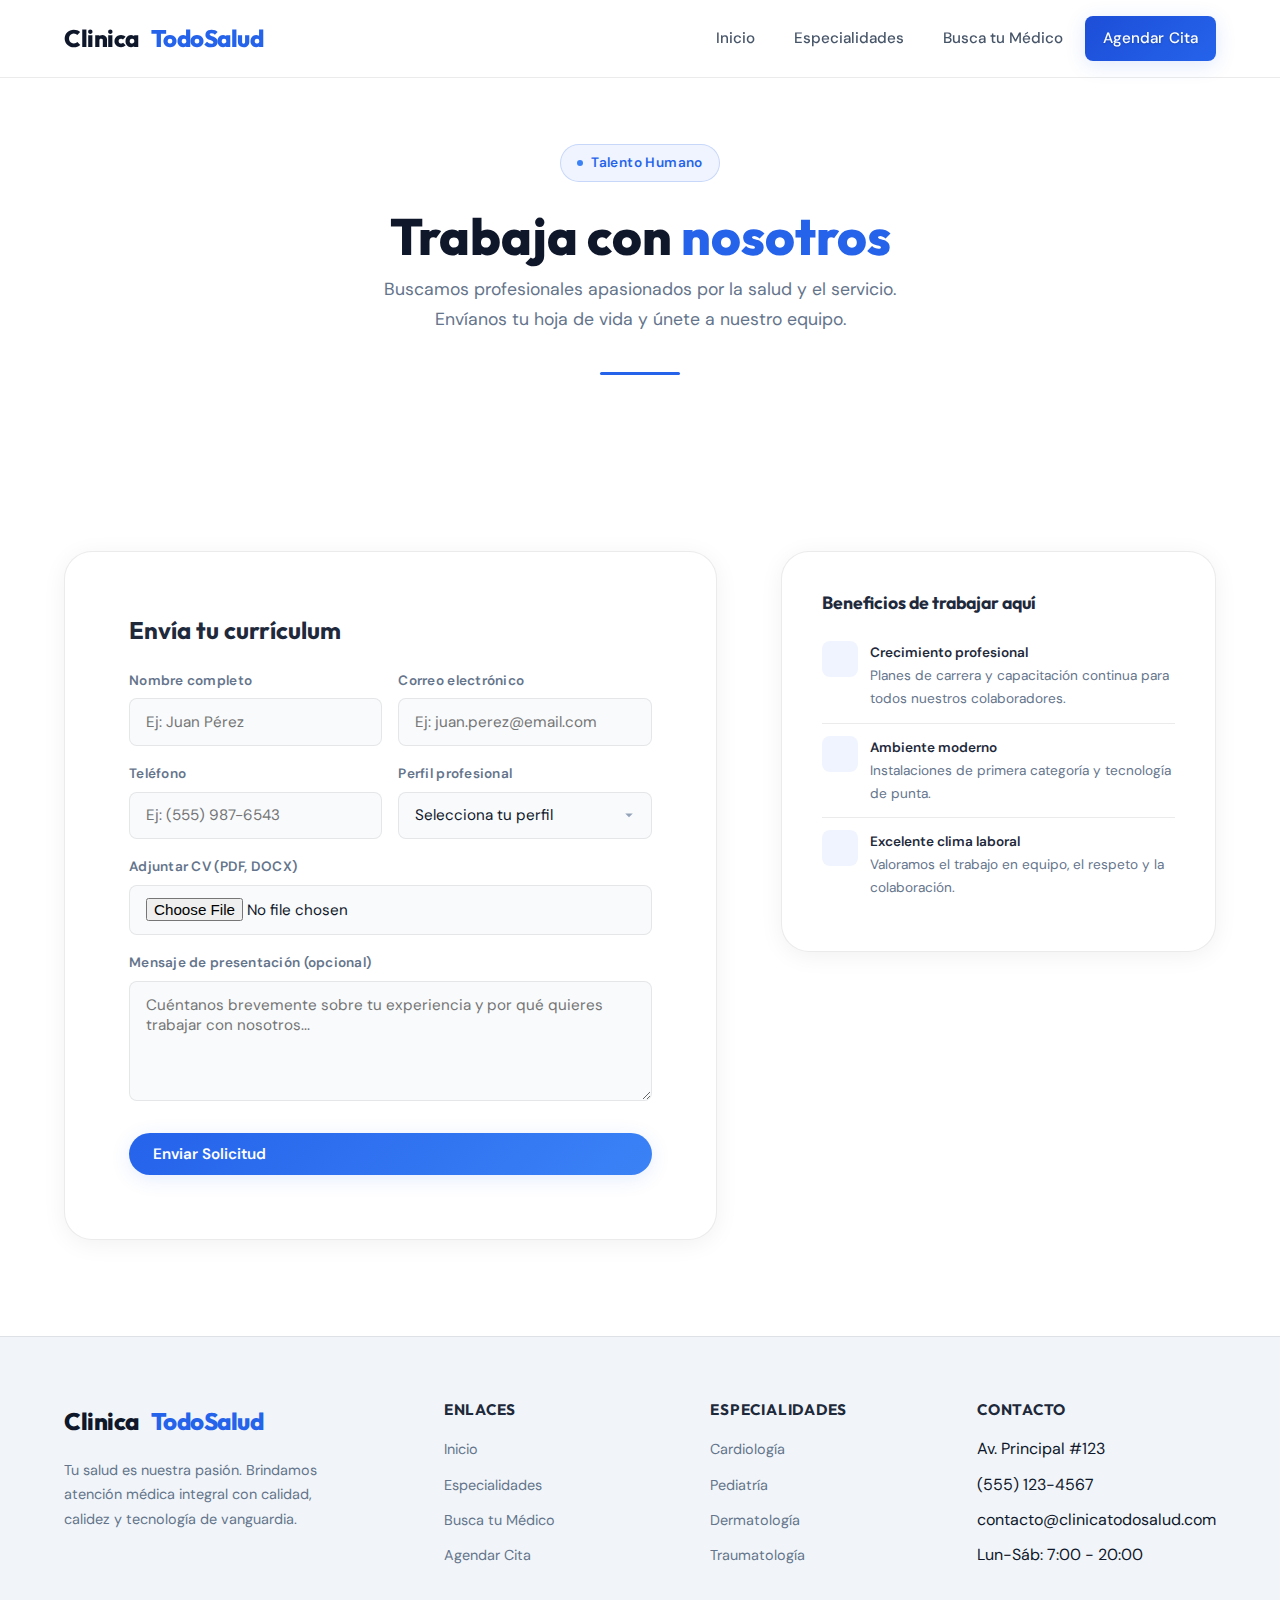
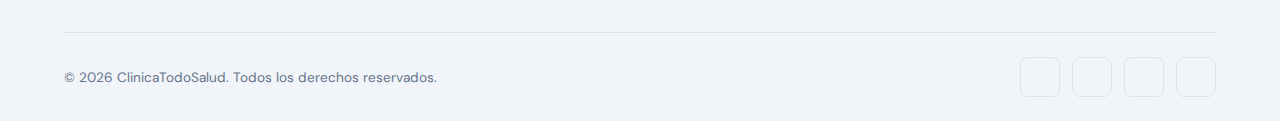
<file: enviar-cv.html>
<!DOCTYPE html>
<html lang="es">

<head>
  <meta charset="UTF-8">
  <meta name="viewport" content="width=device-width, initial-scale=1.0">
  <meta name="description"
    content="Únete al equipo de ClinicaTodoSalud. Envía tu CV y forma parte de nuestra comunidad de profesionales de la salud.">
  <title>Trabaja con Nosotros — ClinicaTodoSalud</title>

  <link rel="preconnect" href="https://fonts.googleapis.com">
  <link rel="preconnect" href="https://fonts.gstatic.com" crossorigin>
  <link
    href="https://fonts.googleapis.com/css2?family=DM+Sans:ital,opsz,wght@0,9..40,300;0,9..40,400;0,9..40,500;0,9..40,600;0,9..40,700;1,9..40,400&family=Outfit:wght@400;500;600;700;800&display=swap"
    rel="stylesheet">

  <link rel="stylesheet" href="estilos.css">
</head>

<body>


  <nav class="barra-navegacion" id="navegacion-principal">
    <div class="contenedor">
      <a href="index.html" class="logo">
        Clinica<span>TodoSalud</span>
      </a>

      <input type="checkbox" class="toggle-menu" id="toggle-menu">
      <label for="toggle-menu" class="label-toggle-menu" aria-label="Abrir menú">
        <span class="barra"></span>
        <span class="barra"></span>
        <span class="barra"></span>
      </label>

      <ul class="menu-navegacion" id="menu-principal">
        <li class="elemento-menu">
          <a href="index.html">Inicio</a>
        </li>
        <li class="elemento-menu">
          <a href="especialidades.html">Especialidades</a>
        </li>
        <li class="elemento-menu">
          <a href="busca-tu-medico.html">Busca tu Médico</a>
        </li>

        <li class="elemento-menu">
          <a href="agendar-cita.html" class="boton-cta boton-cta-primario">
            Agendar Cita
          </a>
        </li>
      </ul>
    </div>
  </nav>


  <header class="cabecera-pagina" id="cabecera-cv">
    <div class="contenedor">
      <div class="etiqueta">Talento Humano</div>
      <h1 class="cabecera-titulo">Trabaja con <span class="texto-gradiente">nosotros</span></h1>
      <p class="cabecera-descripcion">Buscamos profesionales apasionados por la salud y el servicio. Envíanos tu hoja de
        vida y únete a nuestro equipo.</p>
    </div>
  </header>


  <section class="seccion-agendar" id="formulario-cv">
    <div class="contenedor">
      <div class="agendar-contenedor">


        <form class="formulario-cita" id="formulario-cv" action="#" method="post" enctype="multipart/form-data">
          <h2 class="formulario-titulo">Envía tu currículum</h2>

          <div class="grupo-campos">

            <div class="campo-formulario">
              <label class="campo-etiqueta" for="campo-nombre-cv">Nombre completo</label>
              <input type="text" class="campo-entrada" id="campo-nombre-cv" name="nombre" placeholder="Ej: Juan Pérez">
            </div>


            <div class="campo-formulario">
              <label class="campo-etiqueta" for="campo-correo-cv">Correo electrónico</label>
              <input type="email" class="campo-entrada" id="campo-correo-cv" name="correo"
                placeholder="Ej: juan.perez@email.com">
            </div>


            <div class="campo-formulario">
              <label class="campo-etiqueta" for="campo-telefono-cv">Teléfono</label>
              <input type="tel" class="campo-entrada" id="campo-telefono-cv" name="telefono"
                placeholder="Ej: (555) 987-6543">
            </div>


            <div class="campo-formulario">
              <label class="campo-etiqueta" for="campo-perfil">Perfil profesional</label>
              <select class="campo-seleccion" id="campo-perfil" name="perfil">
                <option value="" disabled selected>Selecciona tu perfil</option>
                <option value="medico-especialista">Médico Especialista</option>
                <option value="medico-general">Médico General</option>
                <option value="enfermeria">Enfermería</option>
                <option value="tecnico">Personal Técnico</option>
                <option value="administrativo">Administrativo</option>
                <option value="otro">Otro</option>
              </select>
            </div>


            <div class="campo-formulario campo-completo">
              <label class="campo-etiqueta" for="campo-archivo">Adjuntar CV (PDF, DOCX)</label>
              <input type="file" class="campo-entrada" id="campo-archivo" name="archivo" accept=".pdf,.doc,.docx">
            </div>


            <div class="campo-formulario campo-completo">
              <label class="campo-etiqueta" for="campo-mensaje-cv">Mensaje de presentación (opcional)</label>
              <textarea class="campo-texto" id="campo-mensaje-cv" name="mensaje"
                placeholder="Cuéntanos brevemente sobre tu experiencia y por qué quieres trabajar con nosotros..."></textarea>
            </div>
          </div>

          <p id="warning-cv" class="warning"></p>

          <button type="submit" class="boton-cta boton-cta-acento boton-enviar">
            Enviar Solicitud
          </button>
        </form>


        <aside class="agendar-info" id="info-beneficios">

          <div class="info-tarjeta">
            <h3 class="info-tarjeta-titulo">Beneficios de trabajar aquí</h3>

            <div class="info-item">
              <div class="info-item-icono"></div>
              <div>
                <div class="info-item-titulo">Crecimiento profesional</div>
                <div class="info-item-texto">Planes de carrera y capacitación continua para todos nuestros
                  colaboradores.
                </div>
              </div>
            </div>

            <div class="info-item">
              <div class="info-item-icono"></div>
              <div>
                <div class="info-item-titulo">Ambiente moderno</div>
                <div class="info-item-texto">Instalaciones de primera categoría y tecnología de punta.</div>
              </div>
            </div>

            <div class="info-item">
              <div class="info-item-icono"></div>
              <div>
                <div class="info-item-titulo">Excelente clima laboral</div>
                <div class="info-item-texto">Valoramos el trabajo en equipo, el respeto y la colaboración.</div>
              </div>
            </div>
          </div>
        </aside>

      </div>
    </div>
  </section>


  <footer class="pie-pagina" id="pie-pagina">
    <div class="contenedor">
      <div class="pie-grid">
        <div class="pie-marca">
          <a href="index.html" class="logo">
            Clinica<span>TodoSalud</span>
          </a>
          <p class="pie-descripcion">Tu salud es nuestra pasión. Brindamos atención médica integral con calidad, calidez
            y tecnología de vanguardia.</p>
        </div>

        <div class="pie-columna">
          <h4 class="pie-columna-titulo">Enlaces</h4>
          <ul>
            <li><a href="index.html">Inicio</a></li>
            <li><a href="especialidades.html">Especialidades</a></li>
            <li><a href="busca-tu-medico.html">Busca tu Médico</a></li>
            <li><a href="agendar-cita.html">Agendar Cita</a></li>
          </ul>
        </div>

        <div class="pie-columna">
          <h4 class="pie-columna-titulo">Especialidades</h4>
          <ul>
            <li><a href="especialidades.html">Cardiología</a></li>
            <li><a href="especialidades.html">Pediatría</a></li>
            <li><a href="especialidades.html">Dermatología</a></li>
            <li><a href="especialidades.html">Traumatología</a></li>
          </ul>
        </div>

        <div class="pie-columna">
          <h4 class="pie-columna-titulo">Contacto</h4>
          <ul>
            <li>Av. Principal #123</li>
            <li>(555) 123-4567</li>
            <li>contacto@clinicatodosalud.com</li>
            <li>Lun-Sáb: 7:00 - 20:00</li>
          </ul>
        </div>
      </div>

      <div class="pie-inferior">
        <p class="pie-copyright">© 2026 ClinicaTodoSalud. Todos los derechos reservados.</p>
        <div class="pie-redes">
          <a href="#" class="pie-red-social" aria-label="Facebook"></a>
          <a href="#" class="pie-red-social" aria-label="Instagram"></a>
          <a href="#" class="pie-red-social" aria-label="Twitter"></a>
          <a href="#" class="pie-red-social" aria-label="YouTube"></a>
        </div>
      </div>
    </div>
  </footer>
  <script src="script/main.js"></script>
</body>

</html>
</file>
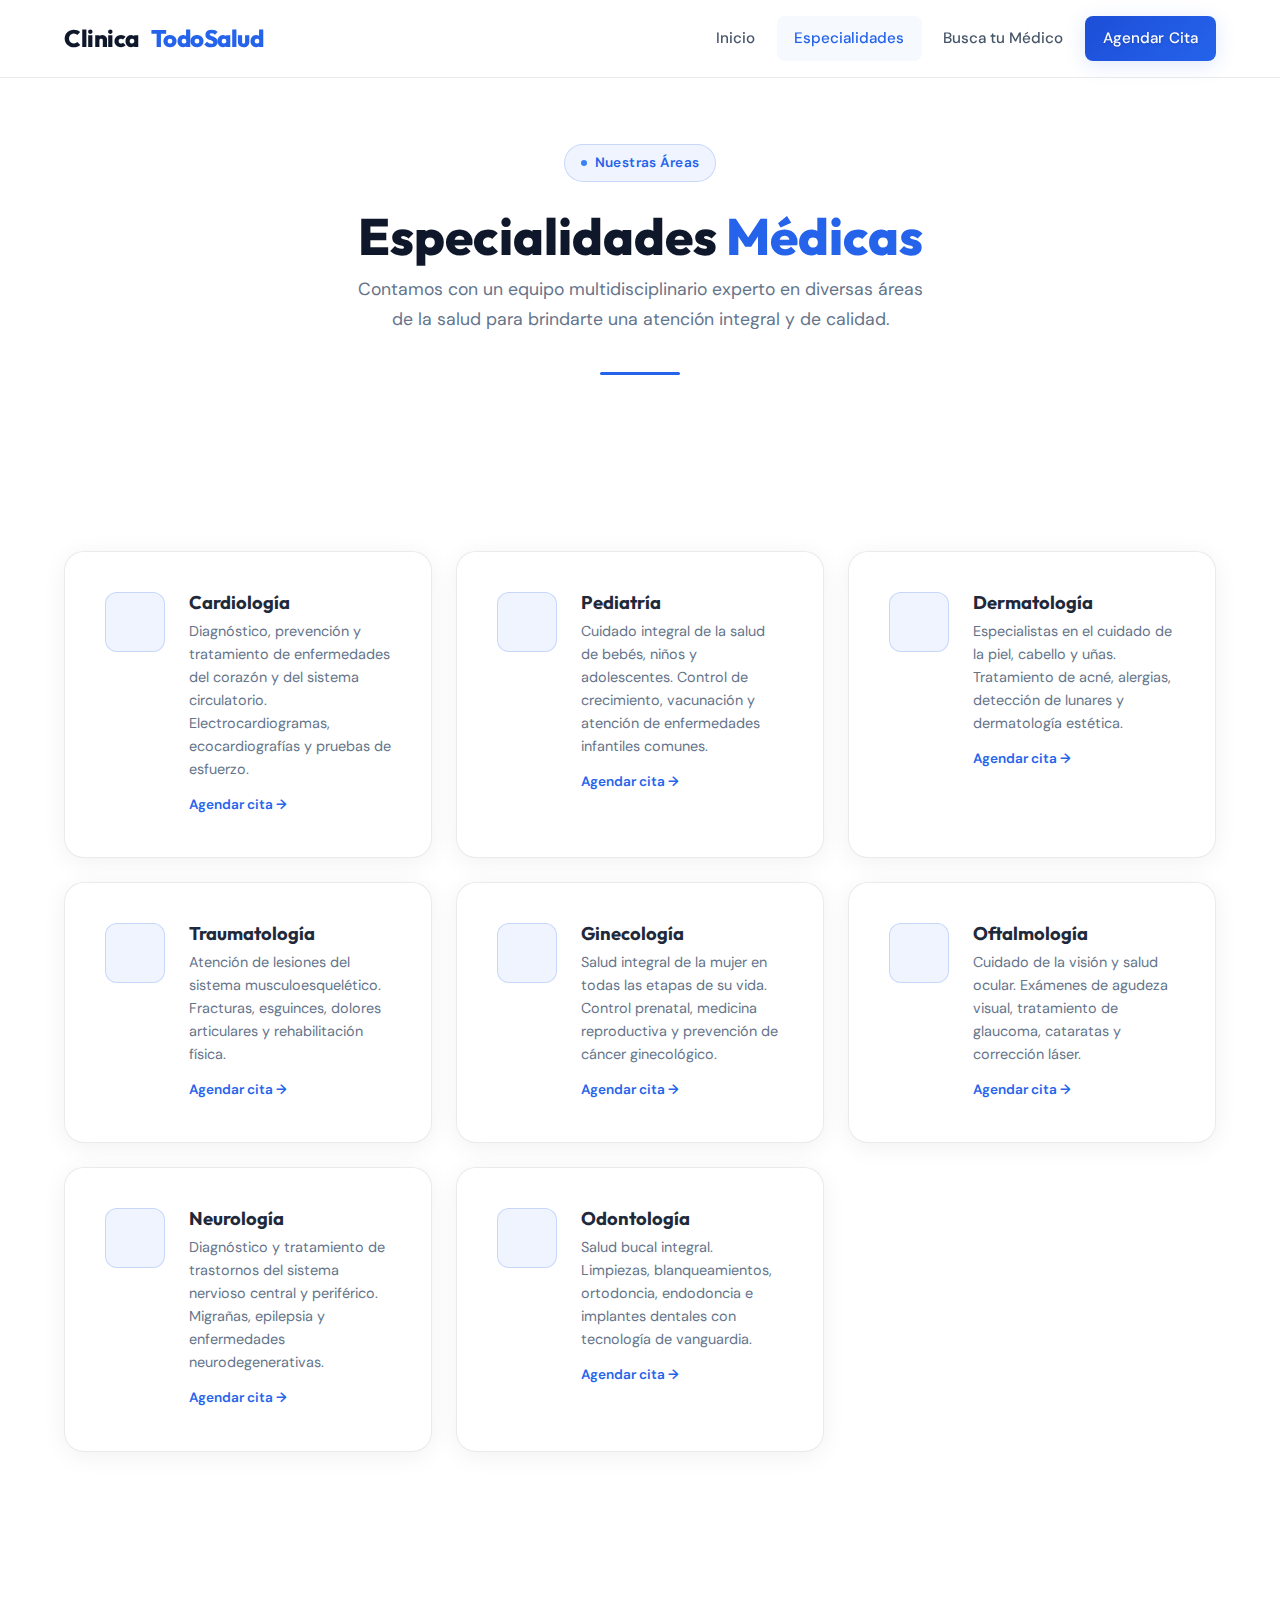
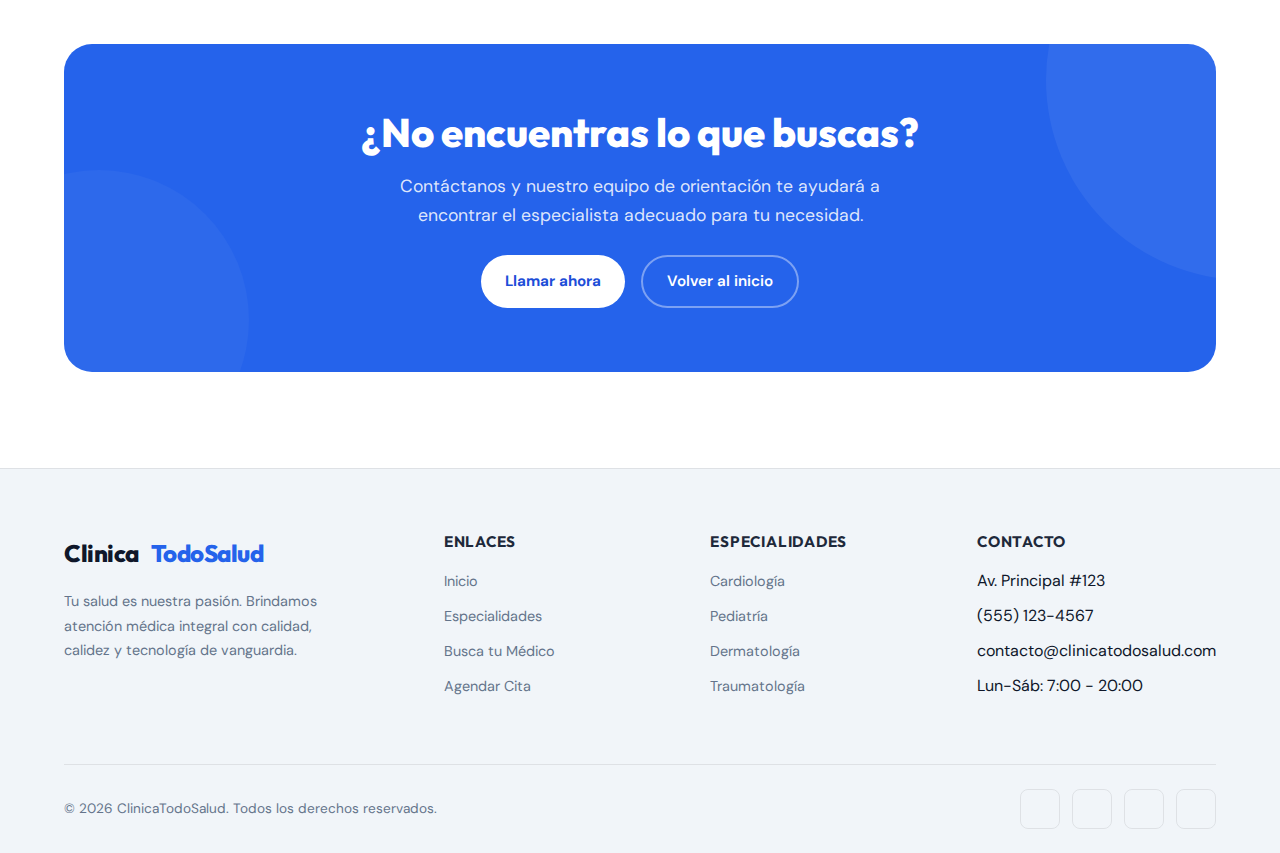
<file: especialidades.html>
<!DOCTYPE html>
<html lang="es">

<head>
  <meta charset="UTF-8">
  <meta name="viewport" content="width=device-width, initial-scale=1.0">
  <meta name="description"
    content="Descubre nuestras especialidades médicas. Cardiología, pediatría, dermatología y más, con los mejores expertos.">
  <title>Especialidades — ClinicaTodoSalud</title>

  <link rel="preconnect" href="https://fonts.googleapis.com">
  <link rel="preconnect" href="https://fonts.gstatic.com" crossorigin>
  <link
    href="https://fonts.googleapis.com/css2?family=DM+Sans:ital,opsz,wght@0,9..40,300;0,9..40,400;0,9..40,500;0,9..40,600;0,9..40,700;1,9..40,400&family=Outfit:wght@400;500;600;700;800&display=swap"
    rel="stylesheet">

  <link rel="stylesheet" href="estilos.css">
</head>

<body>


  <nav class="barra-navegacion" id="navegacion-principal">
    <div class="contenedor">
      <a href="index.html" class="logo">
        Clinica<span>TodoSalud</span>
      </a>

      <input type="checkbox" class="toggle-menu" id="toggle-menu">
      <label for="toggle-menu" class="label-toggle-menu" aria-label="Abrir menú">
        <span class="barra"></span>
        <span class="barra"></span>
        <span class="barra"></span>
      </label>

      <ul class="menu-navegacion" id="menu-principal">
        <li class="elemento-menu">
          <a href="index.html">Inicio</a>
        </li>
        <li class="elemento-menu">
          <a href="especialidades.html" class="activo">Especialidades</a>
        </li>
        <li class="elemento-menu">
          <a href="busca-tu-medico.html">Busca tu Médico</a>
        </li>

        <li class="elemento-menu">
          <a href="agendar-cita.html" class="boton-cta boton-cta-primario">
            Agendar Cita
          </a>
        </li>
      </ul>
    </div>
  </nav>


  <header class="cabecera-pagina" id="cabecera-especialidades">
    <div class="contenedor">
      <div class="etiqueta">Nuestras Áreas</div>
      <h1 class="cabecera-titulo">Especialidades <span class="texto-gradiente">Médicas</span></h1>
      <p class="cabecera-descripcion">Contamos con un equipo multidisciplinario experto en diversas áreas de la salud
        para brindarte una atención integral y de calidad.</p>
    </div>
  </header>


  <section class="seccion-especialidades" id="lista-especialidades">
    <div class="contenedor">
      <div class="grid-especialidades">


        <div class="tarjeta-especialidad">
          <div class="especialidad-icono"></div>
          <div class="especialidad-info">
            <h3 class="especialidad-titulo">Cardiología</h3>
            <p class="especialidad-descripcion">Diagnóstico, prevención y tratamiento de enfermedades del corazón y del
              sistema circulatorio. Electrocardiogramas, ecocardiografías y pruebas de esfuerzo.</p>
            <a href="agendar-cita.html" class="especialidad-enlace">Agendar cita →</a>
          </div>
        </div>


        <div class="tarjeta-especialidad">
          <div class="especialidad-icono"></div>
          <div class="especialidad-info">
            <h3 class="especialidad-titulo">Pediatría</h3>
            <p class="especialidad-descripcion">Cuidado integral de la salud de bebés, niños y adolescentes. Control de
              crecimiento, vacunación y atención de enfermedades infantiles comunes.</p>
            <a href="agendar-cita.html" class="especialidad-enlace">Agendar cita →</a>
          </div>
        </div>


        <div class="tarjeta-especialidad">
          <div class="especialidad-icono"></div>
          <div class="especialidad-info">
            <h3 class="especialidad-titulo">Dermatología</h3>
            <p class="especialidad-descripcion">Especialistas en el cuidado de la piel, cabello y uñas. Tratamiento de
              acné, alergias, detección de lunares y dermatología estética.</p>
            <a href="agendar-cita.html" class="especialidad-enlace">Agendar cita →</a>
          </div>
        </div>


        <div class="tarjeta-especialidad">
          <div class="especialidad-icono"></div>
          <div class="especialidad-info">
            <h3 class="especialidad-titulo">Traumatología</h3>
            <p class="especialidad-descripcion">Atención de lesiones del sistema musculoesquelético. Fracturas,
              esguinces, dolores articulares y rehabilitación física.</p>
            <a href="agendar-cita.html" class="especialidad-enlace">Agendar cita →</a>
          </div>
        </div>


        <div class="tarjeta-especialidad">
          <div class="especialidad-icono"></div>
          <div class="especialidad-info">
            <h3 class="especialidad-titulo">Ginecología</h3>
            <p class="especialidad-descripcion">Salud integral de la mujer en todas las etapas de su vida. Control
              prenatal, medicina reproductiva y prevención de cáncer ginecológico.</p>
            <a href="agendar-cita.html" class="especialidad-enlace">Agendar cita →</a>
          </div>
        </div>


        <div class="tarjeta-especialidad">
          <div class="especialidad-icono"></div>
          <div class="especialidad-info">
            <h3 class="especialidad-titulo">Oftalmología</h3>
            <p class="especialidad-descripcion">Cuidado de la visión y salud ocular. Exámenes de agudeza visual,
              tratamiento de glaucoma, cataratas y corrección láser.</p>
            <a href="agendar-cita.html" class="especialidad-enlace">Agendar cita →</a>
          </div>
        </div>


        <div class="tarjeta-especialidad">
          <div class="especialidad-icono"></div>
          <div class="especialidad-info">
            <h3 class="especialidad-titulo">Neurología</h3>
            <p class="especialidad-descripcion">Diagnóstico y tratamiento de trastornos del sistema nervioso central y
              periférico. Migrañas, epilepsia y enfermedades neurodegenerativas.</p>
            <a href="agendar-cita.html" class="especialidad-enlace">Agendar cita →</a>
          </div>
        </div>


        <div class="tarjeta-especialidad">
          <div class="especialidad-icono"></div>
          <div class="especialidad-info">
            <h3 class="especialidad-titulo">Odontología</h3>
            <p class="especialidad-descripcion">Salud bucal integral. Limpiezas, blanqueamientos, ortodoncia, endodoncia
              e
              implantes dentales con tecnología de vanguardia.</p>
            <a href="agendar-cita.html" class="especialidad-enlace">Agendar cita →</a>
          </div>
        </div>

      </div>
    </div>
  </section>


  <section class="seccion-cta" id="cta-especialidades">
    <div class="contenedor">
      <div class="cta-contenido">
        <h2 class="cta-titulo">¿No encuentras lo que buscas?</h2>
        <p class="cta-texto">Contáctanos y nuestro equipo de orientación te ayudará a encontrar el especialista adecuado
          para tu necesidad.</p>
        <div class="cta-botones">
          <a href="#" class="boton-cta boton-cta-blanco">Llamar ahora</a>
          <a href="index.html" class="boton-cta boton-cta-contorno">Volver al inicio</a>
        </div>
      </div>
    </div>
  </section>


  <footer class="pie-pagina" id="pie-pagina">
    <div class="contenedor">
      <div class="pie-grid">
        <div class="pie-marca">
          <a href="index.html" class="logo">
            Clinica<span>TodoSalud</span>
          </a>
          <p class="pie-descripcion">Tu salud es nuestra pasión. Brindamos atención médica integral con calidad, calidez
            y tecnología de vanguardia.</p>
        </div>

        <div class="pie-columna">
          <h4 class="pie-columna-titulo">Enlaces</h4>
          <ul>
            <li><a href="index.html">Inicio</a></li>
            <li><a href="especialidades.html">Especialidades</a></li>
            <li><a href="busca-tu-medico.html">Busca tu Médico</a></li>
            <li><a href="agendar-cita.html">Agendar Cita</a></li>
          </ul>
        </div>

        <div class="pie-columna">
          <h4 class="pie-columna-titulo">Especialidades</h4>
          <ul>
            <li><a href="especialidades.html">Cardiología</a></li>
            <li><a href="especialidades.html">Pediatría</a></li>
            <li><a href="especialidades.html">Dermatología</a></li>
            <li><a href="especialidades.html">Traumatología</a></li>
          </ul>
        </div>

        <div class="pie-columna">
          <h4 class="pie-columna-titulo">Contacto</h4>
          <ul>
            <li>Av. Principal #123</li>
            <li>(555) 123-4567</li>
            <li>contacto@clinicatodosalud.com</li>
            <li>Lun-Sáb: 7:00 - 20:00</li>
          </ul>
        </div>
      </div>

      <div class="pie-inferior">
        <p class="pie-copyright">© 2026 ClinicaTodoSalud. Todos los derechos reservados.</p>
        <div class="pie-redes">
          <a href="#" class="pie-red-social" aria-label="Facebook"></a>
          <a href="#" class="pie-red-social" aria-label="Instagram"></a>
          <a href="#" class="pie-red-social" aria-label="Twitter"></a>
          <a href="#" class="pie-red-social" aria-label="YouTube"></a>
        </div>
      </div>
    </div>
  </footer>
  <script src="script/main.js"></script>
</body>

</html>
</file>
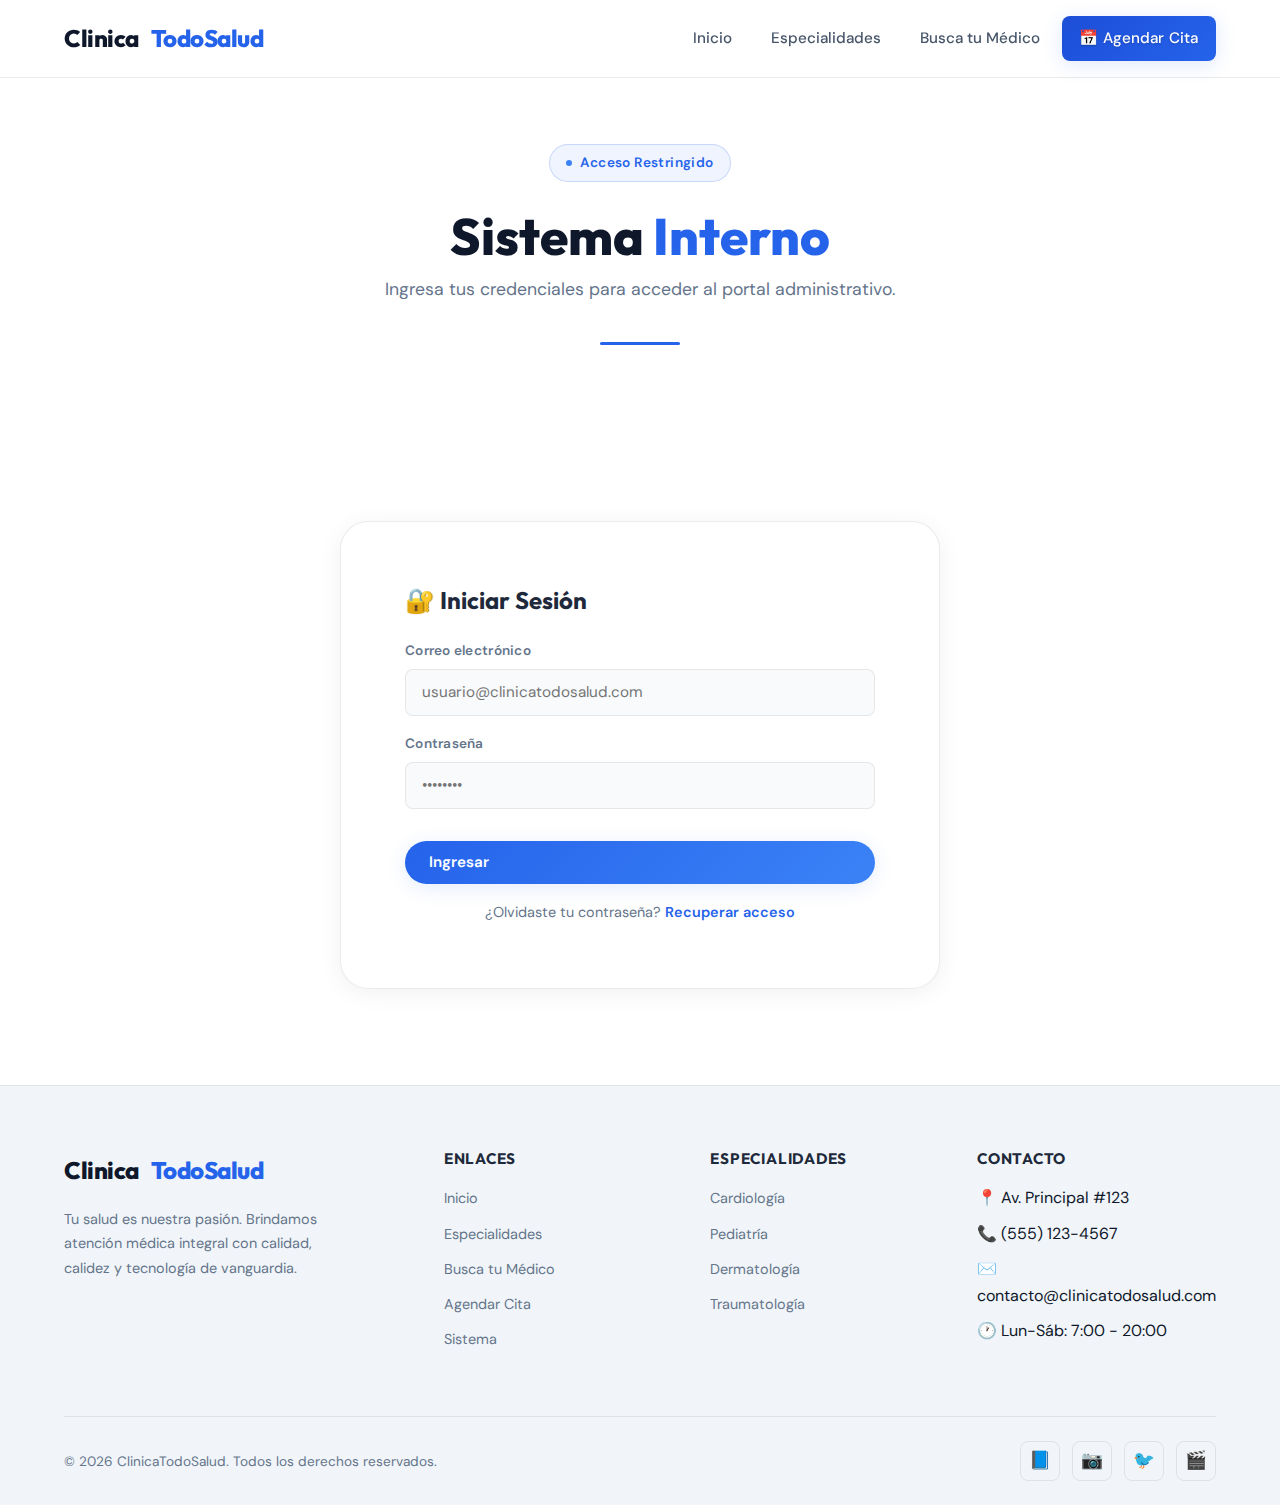
<file: login.html>
<!DOCTYPE html>
<html lang="es">

<head>
  <meta charset="UTF-8">
  <meta name="viewport" content="width=device-width, initial-scale=1.0">
  <meta name="description" content="Acceso al sistema interno de ClinicaTodoSalud. Solo personal autorizado.">
  <title>Acceso al Sistema — ClinicaTodoSalud</title>
  
  <link rel="preconnect" href="https://fonts.googleapis.com">
  <link rel="preconnect" href="https://fonts.gstatic.com" crossorigin>
  <link
    href="https://fonts.googleapis.com/css2?family=DM+Sans:ital,opsz,wght@0,9..40,300;0,9..40,400;0,9..40,500;0,9..40,600;0,9..40,700;1,9..40,400&family=Outfit:wght@400;500;600;700;800&display=swap"
    rel="stylesheet">
  
  <link rel="stylesheet" href="estilos.css">
</head>

<body>

  
  <nav class="barra-navegacion" id="navegacion-principal">
    <div class="contenedor">
      <a href="index.html" class="logo">
        Clinica<span>TodoSalud</span>
      </a>

      <input type="checkbox" class="toggle-menu" id="toggle-menu">
      <label for="toggle-menu" class="label-toggle-menu" aria-label="Abrir menú">
        <span class="barra"></span>
        <span class="barra"></span>
        <span class="barra"></span>
      </label>

      <ul class="menu-navegacion" id="menu-principal">
        <li class="elemento-menu">
          <a href="index.html">Inicio</a>
        </li>
        <li class="elemento-menu">
          <a href="especialidades.html">Especialidades</a>
        </li>
        <li class="elemento-menu">
          <a href="busca-tu-medico.html">Busca tu Médico</a>
        </li>
        <li class="elemento-menu">
          <a href="agendar-cita.html" class="boton-cta boton-cta-primario">
            📅 Agendar Cita
          </a>
        </li>
      </ul>
    </div>
  </nav>

  
  <header class="cabecera-pagina" id="cabecera-login">
    <div class="contenedor">
      <div class="etiqueta">Acceso Restringido</div>
      <h1 class="cabecera-titulo">Sistema <span class="texto-gradiente">Interno</span></h1>
      <p class="cabecera-descripcion">Ingresa tus credenciales para acceder al portal administrativo.</p>
    </div>
  </header>

  
  <section class="seccion-agendar" id="formulario-login">
    <div class="contenedor">
      <div class="agendar-contenedor" style="grid-template-columns: 1fr; max-width: 600px; margin: 0 auto;">

        
        <form class="formulario-cita" action="#" method="post">
          <h2 class="formulario-titulo">🔐 Iniciar Sesión</h2>

          <div class="grupo-campos" style="grid-template-columns: 1fr;">
            
            <div class="campo-formulario">
              <label class="campo-etiqueta" for="campo-email">Correo electrónico</label>
              <input type="email" class="campo-entrada" id="campo-email" name="email"
                placeholder="usuario@clinicatodosalud.com">
            </div>

            
            <div class="campo-formulario">
              <label class="campo-etiqueta" for="campo-password">Contraseña</label>
              <input type="password" class="campo-entrada" id="campo-password" name="password"
                placeholder="••••••••">
            </div>
          </div>
          
          <button type="submit" class="boton-cta boton-cta-acento boton-enviar">
            Ingresar
          </button>
          
          <p style="margin-top: 1rem; text-align: center; font-size: 0.9rem; color: var(--texto-gris);">
            ¿Olvidaste tu contraseña? <a href="#" style="color: var(--color-primario); font-weight: 600;">Recuperar acceso</a>
          </p>
        </form>

      </div>
    </div>
  </section>

  
  <footer class="pie-pagina" id="pie-pagina">
    <div class="contenedor">
      <div class="pie-grid">
        <div class="pie-marca">
          <a href="index.html" class="logo">
            Clinica<span>TodoSalud</span>
          </a>
          <p class="pie-descripcion">Tu salud es nuestra pasión. Brindamos atención médica integral con calidad, calidez
            y tecnología de vanguardia.</p>
        </div>

        <div class="pie-columna">
          <h4 class="pie-columna-titulo">Enlaces</h4>
          <ul>
            <li><a href="index.html">Inicio</a></li>
            <li><a href="especialidades.html">Especialidades</a></li>
            <li><a href="busca-tu-medico.html">Busca tu Médico</a></li>
            <li><a href="agendar-cita.html">Agendar Cita</a></li>
            <li><a href="login.html" class="boton-sistema">Sistema</a></li>
          </ul>
        </div>

        <div class="pie-columna">
          <h4 class="pie-columna-titulo">Especialidades</h4>
          <ul>
            <li><a href="especialidades.html">Cardiología</a></li>
            <li><a href="especialidades.html">Pediatría</a></li>
            <li><a href="especialidades.html">Dermatología</a></li>
            <li><a href="especialidades.html">Traumatología</a></li>
          </ul>
        </div>

        <div class="pie-columna">
          <h4 class="pie-columna-titulo">Contacto</h4>
          <ul>
            <li>📍 Av. Principal #123</li>
            <li>📞 (555) 123-4567</li>
            <li>✉️ contacto@clinicatodosalud.com</li>
            <li>🕐 Lun-Sáb: 7:00 - 20:00</li>
          </ul>
        </div>
      </div>

      <div class="pie-inferior">
        <p class="pie-copyright">© 2026 ClinicaTodoSalud. Todos los derechos reservados.</p>
        <div class="pie-redes">
          <a href="#" class="pie-red-social" aria-label="Facebook">📘</a>
          <a href="#" class="pie-red-social" aria-label="Instagram">📷</a>
          <a href="#" class="pie-red-social" aria-label="Twitter">🐦</a>
          <a href="#" class="pie-red-social" aria-label="YouTube">🎬</a>
        </div>
      </div>
    </div>
  </footer>
  <script src="script/main.js"></script>
</body>

</html>
</file>
<file: estilos.css>
/* ============================================
   ClinicaTodoSalud — Hoja de Estilos Principal
   ============================================ */

/* --- Variables globales --- */
:root {
  /* Colores principales — Azul */
  --color-primario: #2563eb;
  --color-primario-oscuro: #1d4ed8;
  --color-primario-claro: #3b82f6;
  --color-primario-sutil: rgba(37, 99, 235, 0.07);
  --color-acento: #2563eb;
  --color-acento-claro: #3b82f6;
  --color-acento-sutil: rgba(37, 99, 235, 0.06);

  /* Fondos */
  --fondo-oscuro: #ffffff;
  --fondo-oscuro-2: #f8fafc;
  --fondo-claro: #eff6ff;
  --fondo-tarjeta: #ffffff;
  --fondo-vidrio: rgba(37, 99, 235, 0.04);
  --fondo-blanco: #ffffff;

  /* Texto */
  --texto-claro: #1e293b;
  --texto-gris: #64748b;
  --texto-oscuro: #0f172a;
  --texto-cuerpo: #475569;

  /* Bordes */
  --borde-sutil: rgba(0, 0, 0, 0.08);
  --borde-claro: rgba(37, 99, 235, 0.2);

  /* Sombras */
  --sombra-suave: 0 4px 24px rgba(0, 0, 0, 0.06);
  --sombra-elevada: 0 8px 40px rgba(0, 0, 0, 0.1);
  --sombra-primaria: 0 4px 20px rgba(37, 99, 235, 0.15);
  --sombra-acento: 0 4px 20px rgba(37, 99, 235, 0.12);

  /* Tipografía */
  --fuente-display: 'Outfit', sans-serif;
  --fuente-cuerpo: 'DM Sans', sans-serif;

  /* Espaciado */
  --espaciado-xs: 0.5rem;
  --espaciado-sm: 1rem;
  --espaciado-md: 1.5rem;
  --espaciado-lg: 2.5rem;
  --espaciado-xl: 4rem;
  --espaciado-2xl: 6rem;

  /* Bordes redondeados */
  --radio-sm: 8px;
  --radio-md: 12px;
  --radio-lg: 20px;
  --radio-xl: 28px;
  --radio-completo: 50px;

  /* Transiciones */
  --transicion-rapida: 0.2s cubic-bezier(0.4, 0, 0.2, 1);
  --transicion-media: 0.35s cubic-bezier(0.4, 0, 0.2, 1);
  --transicion-lenta: 0.5s cubic-bezier(0.22, 1, 0.36, 1);

  /* Ancho máximo */
  --ancho-contenedor: 1200px;
}

/* --- Reset y base --- */
*,
*::before,
*::after {
  margin: 0;
  padding: 0;
  box-sizing: border-box;
}

html {
  scroll-behavior: smooth;
  font-size: 16px;
}

body {
  font-family: var(--fuente-cuerpo);
  color: var(--texto-oscuro);
  background-color: var(--fondo-blanco);
  line-height: 1.7;
  overflow-x: hidden;
  -webkit-font-smoothing: antialiased;
  -moz-osx-font-smoothing: grayscale;
}

a {
  text-decoration: none;
  color: inherit;
  transition: color var(--transicion-rapida);
}

ul {
  list-style: none;
}

img {
  max-width: 100%;
  display: block;
}

h1,
h2,
h3,
h4,
h5,
h6 {
  font-family: var(--fuente-display);
  font-weight: 700;
  line-height: 1.2;
}

/* --- Utilidades --- */
.contenedor {
  max-width: var(--ancho-contenedor);
  margin: 0 auto;
  padding: 0 var(--espaciado-md);
}

.texto-gradiente {
  color: var(--color-primario);
}

.texto-centrado {
  text-align: center;
}

.titulo-seccion {
  font-size: clamp(2rem, 4vw, 3rem);
  margin-bottom: var(--espaciado-sm);
}

.subtitulo-seccion {
  font-size: 1.1rem;
  color: var(--texto-gris);
  max-width: 800px;
  margin: 0 auto var(--espaciado-xl);
}

/* --- Etiqueta decorativa --- */
.etiqueta {
  display: flex;
  align-items: center;
  justify-content: center;
  gap: 0.5rem;
  padding: 0.4rem 1rem;
  border-radius: var(--radio-completo);
  font-size: 0.85rem;
  font-weight: 600;
  letter-spacing: 0.03em;
  border: 1px solid var(--borde-claro);
  background: var(--color-primario-sutil);
  color: var(--color-primario);
  width: fit-content;
  margin: 0 auto var(--espaciado-md);
}

.etiqueta::before {
  content: '';
  width: 6px;
  height: 6px;
  border-radius: 50%;
  background: var(--color-primario-claro);
  animation: pulso 2s ease-in-out infinite;
}

/* ============================================
   BARRA DE NAVEGACIÓN
   ============================================ */
.barra-navegacion {
  position: fixed;
  top: 0;
  left: 0;
  width: 100%;
  z-index: 1000;
  padding: var(--espaciado-sm) 0;
  background: rgba(255, 255, 255, 0.9);
  backdrop-filter: blur(20px);
  -webkit-backdrop-filter: blur(20px);
  border-bottom: 1px solid var(--borde-sutil);
  transition: background var(--transicion-media);
}

.barra-navegacion .contenedor {
  display: flex;
  align-items: center;
  justify-content: space-between;
}

/* --- Logo --- */
.logo {
  display: flex;
  align-items: center;
  gap: 0.75rem;
  font-family: var(--fuente-display);
  font-size: 1.5rem;
  font-weight: 800;
  color: var(--texto-oscuro);
  letter-spacing: -0.02em;
}

.logo-icono {
  width: 42px;
  height: 42px;
  border-radius: var(--radio-md);
  background: linear-gradient(135deg, var(--color-primario), var(--color-primario-claro));
  display: flex;
  align-items: center;
  justify-content: center;
  font-size: 1.3rem;
  box-shadow: var(--sombra-primaria);
  position: relative;
  overflow: hidden;
}

.logo-icono::after {
  content: '';
  position: absolute;
  top: -50%;
  left: -50%;
  width: 200%;
  height: 200%;
  background: linear-gradient(45deg,
      transparent 30%,
      rgba(255, 255, 255, 0.15) 50%,
      transparent 70%);
  animation: brillo-logo 3s ease-in-out infinite;
}

.logo span {
  color: var(--color-primario);
}

/* --- Menú de navegación --- */
.menu-navegacion {
  display: flex;
  align-items: center;
  gap: 0.25rem;
}

.menu-navegacion>.elemento-menu {
  position: relative;
}

.menu-navegacion>.elemento-menu>a,
.menu-navegacion>.elemento-menu>.enlace-menu {
  display: flex;
  align-items: center;
  gap: 0.35rem;
  padding: 0.6rem 1.1rem;
  border-radius: var(--radio-sm);
  font-size: 0.95rem;
  font-weight: 500;
  color: var(--texto-cuerpo);
  transition: all var(--transicion-rapida);
  cursor: pointer;
  position: relative;
  white-space: nowrap;
}

.menu-navegacion>.elemento-menu>a:hover,
.menu-navegacion>.elemento-menu>.enlace-menu:hover,
.menu-navegacion>.elemento-menu>a.activo {
  color: var(--color-primario);
  background: var(--fondo-vidrio);
}

.menu-navegacion .boton-cta-primario.activo,
.menu-navegacion .boton-cta-blanco.activo {
  background: var(--color-primario-oscuro) !important;
  color: #ffffff !important;
  box-shadow: var(--sombra-primaria);
}

.menu-navegacion .boton-cta-primario.activo::after,
.menu-navegacion .boton-cta-blanco.activo::after {
  display: none;
}

.menu-navegacion>.elemento-menu>a:focus-visible {
  color: var(--color-primario);
  background: var(--fondo-vidrio);
}

/* --- Flecha del submenú --- */
.flecha-submenu {
  font-size: 0.6rem;
  transition: transform var(--transicion-rapida);
  display: inline-block;
}

.elemento-menu:hover .flecha-submenu,
.elemento-menu:focus-within .flecha-submenu {
  transform: rotate(180deg);
}

/* --- Submenú desplegable --- */
.submenu {
  position: absolute;
  top: 100%;
  left: 50%;
  transform: translateX(-50%) translateY(8px);
  min-width: 220px;
  background: var(--fondo-blanco);
  border: 1px solid var(--borde-sutil);
  border-radius: var(--radio-md);
  padding: 0.5rem;
  box-shadow: var(--sombra-elevada);
  opacity: 0;
  visibility: hidden;
  transition: all var(--transicion-media);
  pointer-events: none;
}

.submenu::before {
  content: '';
  position: absolute;
  top: -8px;
  left: 0;
  width: 100%;
  height: 8px;
}

.elemento-menu:hover>.submenu,
.elemento-menu:focus-within>.submenu {
  opacity: 1;
  visibility: visible;
  transform: translateX(-50%) translateY(0);
  pointer-events: auto;
}

.submenu a {
  display: flex;
  align-items: center;
  gap: 0.75rem;
  padding: 0.65rem 1rem;
  border-radius: var(--radio-sm);
  font-size: 0.9rem;
  color: var(--texto-cuerpo);
  transition: all var(--transicion-rapida);
}

.submenu a:hover {
  color: var(--color-primario);
  background: var(--fondo-vidrio);
  padding-left: 1.25rem;
}

.submenu .icono-submenu {
  font-size: 1.1rem;
  width: 28px;
  text-align: center;
}

/* --- Botón de acción (CTA) --- */
.boton-cta {
  display: inline-flex;
  align-items: center;
  gap: 0.5rem;
  padding: 0.7rem 1.5rem;
  border-radius: var(--radio-completo);
  font-family: var(--fuente-cuerpo);
  font-size: 0.95rem;
  font-weight: 600;
  cursor: pointer;
  border: none;
  transition: all var(--transicion-media);
  position: relative;
  overflow: hidden;
}

.boton-cta-primario {
  background: linear-gradient(135deg, var(--color-primario-oscuro), var(--color-primario));
  color: #ffffff !important;
  box-shadow: var(--sombra-primaria);
  text-shadow: 0 1px 2px rgba(0, 0, 0, 0.2);
  letter-spacing: 0.01em;
}

.boton-cta-primario:hover {
  transform: translateY(-2px);
  box-shadow: 0 6px 30px rgba(37, 99, 235, 0.4);
  color: var(--texto-oscuro) !important;
}

.boton-cta-secundario {
  background: transparent;
  color: var(--texto-oscuro);
  border: 1.5px solid var(--borde-sutil);
}

.boton-cta-secundario:hover {
  background: var(--fondo-vidrio);
  border-color: var(--color-primario);
  color: var(--color-primario);
}

.boton-cta-acento {
  background: linear-gradient(135deg, var(--color-acento), var(--color-acento-claro));
  color: white;
  box-shadow: var(--sombra-acento);
}

.boton-cta-acento:hover {
  transform: translateY(-2px);
  box-shadow: 0 6px 30px rgba(249, 115, 22, 0.4);
}

/* --- Toggle menú móvil (checkbox hack) --- */
.toggle-menu {
  display: none;
}

.label-toggle-menu {
  display: none;
  flex-direction: column;
  gap: 5px;
  cursor: pointer;
  padding: 8px;
  z-index: 1001;
}

.label-toggle-menu .barra {
  width: 26px;
  height: 3px;
  background: var(--texto-oscuro);
  border-radius: 2px;
  transition: all var(--transicion-media);
}

/* ============================================
   HERO SECTION — INICIO
   ============================================ */
.seccion-hero {
  min-height: 100vh;
  display: flex;
  align-items: center;
  position: relative;
  padding-top: 80px;
  overflow: hidden;
}

/* Fondo gradiente animado */
.hero-fondo {
  position: absolute;
  inset: 0;
  z-index: 0;
  overflow: hidden;
}

.hero-fondo::before {
  content: '';
  position: absolute;
  top: -40%;
  right: -20%;
  width: 800px;
  height: 800px;
  border-radius: 50%;
  background: radial-gradient(circle, rgba(37, 99, 235, 0.06) 0%, transparent 70%);
  animation: flotar 8s ease-in-out infinite;
}

.hero-fondo::after {
  content: '';
  position: absolute;
  bottom: -30%;
  left: -10%;
  width: 600px;
  height: 600px;
  border-radius: 50%;
  background: radial-gradient(circle, rgba(37, 99, 235, 0.04) 0%, transparent 70%);
  animation: flotar 10s ease-in-out infinite reverse;
}

/* Patrón decorativo de puntos */
.hero-patron {
  position: absolute;
  top: 15%;
  right: 5%;
  width: 200px;
  height: 200px;
  background-image: radial-gradient(circle, rgba(37, 99, 235, 0.1) 1.5px, transparent 1.5px);
  background-size: 20px 20px;
  opacity: 0.6;
  animation: aparecer-suave 1.5s ease-out 0.8s both;
}

.hero-contenido {
  position: relative;
  z-index: 1;
  max-width: 900px;
  animation: deslizar-arriba 0.8s var(--transicion-lenta) both;
}

.hero-titulo {
  font-size: clamp(2.8rem, 6vw, 4.5rem);
  font-weight: 800;
  line-height: 1.08;
  margin-bottom: var(--espaciado-md);
  letter-spacing: -0.03em;
  text-align: center;
}

.hero-subtitulo {
  font-size: 1.2rem;
  color: var(--texto-cuerpo);
  max-width: 1000px;
  margin-bottom: var(--espaciado-lg);
  line-height: 1.8;
  animation: deslizar-arriba 0.8s var(--transicion-lenta) 0.15s both;
}

.hero-acciones {
  display: flex;
  justify-content: center;
  gap: var(--espaciado-sm);
  flex-wrap: wrap;
  animation: deslizar-arriba 0.8s var(--transicion-lenta) 0.3s both;
}

/* Estadísticas del hero */
.hero-estadisticas {
  display: flex;
  justify-content: center;
  gap: var(--espaciado-xl);
  margin-top: var(--espaciado-2xl);
  animation: deslizar-arriba 0.8s var(--transicion-lenta) 0.45s both;
}

.estadistica {
  display: flex;
  flex-direction: column;
  align-items: center;
  text-align: center;
}

.estadistica-numero {
  display: flex;
  justify-content: center;
  font-family: var(--fuente-display);
  font-size: 2.5rem;
  font-weight: 800;
  color: var(--color-primario);
  line-height: 1;
}

.estadistica-texto {
  display: flex;
  justify-content: center;
  font-size: 0.9rem;
  color: var(--texto-gris);
  margin-top: 0.25rem;
}

/* ============================================
   SECCIÓN DE SERVICIOS
   ============================================ */
.seccion-servicios {
  padding: var(--espaciado-2xl) 0;
  position: relative;
}

.seccion-servicios::before {
  content: '';
  position: absolute;
  top: 0;
  left: 0;
  width: 100%;
  height: 1px;
  background: linear-gradient(90deg, transparent, var(--color-primario), transparent);
}

.grid-servicios {
  display: grid;
  grid-template-columns: repeat(auto-fit, minmax(280px, 1fr));
  gap: var(--espaciado-md);
}

.tarjeta-servicio {
  background: var(--fondo-blanco);
  border: 1px solid var(--borde-sutil);
  border-radius: var(--radio-lg);
  padding: var(--espaciado-lg);
  transition: all var(--transicion-media);
  position: relative;
  overflow: hidden;
  animation: aparecer-suave 0.6s ease-out both;
  box-shadow: var(--sombra-suave);
}

.tarjeta-servicio:nth-child(1) {
  animation-delay: 0.1s;
}

.tarjeta-servicio:nth-child(2) {
  animation-delay: 0.2s;
}

.tarjeta-servicio:nth-child(3) {
  animation-delay: 0.3s;
}

.tarjeta-servicio:nth-child(4) {
  animation-delay: 0.4s;
}

.tarjeta-servicio::before {
  content: '';
  position: absolute;
  top: 0;
  left: 0;
  width: 100%;
  height: 3px;
  background: linear-gradient(90deg, var(--color-primario), var(--color-acento));
  transform: scaleX(0);
  transform-origin: left;
  transition: transform var(--transicion-media);
}

.tarjeta-servicio:hover {
  transform: translateY(-6px);
  border-color: rgba(13, 148, 136, 0.25);
  box-shadow: var(--sombra-primaria);
  background: var(--fondo-blanco);
}

.tarjeta-servicio:hover::before {
  transform: scaleX(1);
}

.servicio-icono {
  width: 56px;
  height: 56px;
  border-radius: var(--radio-md);
  background: var(--color-primario-sutil);
  display: flex;
  align-items: center;
  justify-content: center;
  font-size: 1.6rem;
  margin-bottom: var(--espaciado-md);
  border: 1px solid var(--borde-claro);
  transition: all var(--transicion-media);
}

.tarjeta-servicio:hover .servicio-icono {
  background: linear-gradient(135deg, var(--color-primario), var(--color-primario-claro));
  border-color: transparent;
  box-shadow: var(--sombra-primaria);
  transform: scale(1.05);
}

.servicio-titulo {
  font-size: 1.25rem;
  font-weight: 700;
  margin-bottom: 0.5rem;
  color: var(--texto-claro);
}

.servicio-descripcion {
  font-size: 0.95rem;
  color: var(--texto-gris);
  line-height: 1.7;
}

/* ============================================
   SECCIÓN ¿POR QUÉ ELEGIRNOS?
   ============================================ */
.seccion-ventajas {
  padding: var(--espaciado-2xl) 0;
  background: var(--fondo-oscuro-2);
  position: relative;
  border-top: 1px solid var(--borde-sutil);
  border-bottom: 1px solid var(--borde-sutil);
}

.grid-ventajas {
  display: grid;
  grid-template-columns: repeat(auto-fit, minmax(240px, 1fr));
  gap: var(--espaciado-md);
}

.tarjeta-ventaja {
  text-align: center;
  padding: var(--espaciado-lg);
  border-radius: var(--radio-lg);
  border: 1px solid transparent;
  transition: all var(--transicion-media);
  animation: aparecer-suave 0.6s ease-out both;
}

.tarjeta-ventaja:nth-child(1) {
  animation-delay: 0.1s;
}

.tarjeta-ventaja:nth-child(2) {
  animation-delay: 0.2s;
}

.tarjeta-ventaja:nth-child(3) {
  animation-delay: 0.3s;
}

.tarjeta-ventaja:nth-child(4) {
  animation-delay: 0.35s;
}

.tarjeta-ventaja:hover {
  border-color: var(--borde-sutil);
  background: var(--fondo-blanco);
  box-shadow: var(--sombra-suave);
}

.ventaja-icono {
  font-size: 2.5rem;
  margin-bottom: var(--espaciado-sm);
  display: block;
}

.ventaja-numero {
  font-family: var(--fuente-display);
  font-size: 2.2rem;
  font-weight: 800;
  color: var(--color-primario);
  margin-bottom: 0.25rem;
}

.ventaja-titulo {
  font-size: 1rem;
  font-weight: 600;
  color: var(--texto-claro);
  margin-bottom: 0.35rem;
}

.ventaja-descripcion {
  font-size: 0.9rem;
  color: var(--texto-gris);
}

/* ============================================
   SECCIÓN ESPECIALIDADES
   ============================================ */
.seccion-especialidades {
  padding: var(--espaciado-2xl) 0;
  padding-top: calc(var(--espaciado-2xl) + 80px);
}

.grid-especialidades {
  display: grid;
  grid-template-columns: repeat(auto-fit, minmax(300px, 1fr));
  gap: var(--espaciado-md);
}

.tarjeta-especialidad {
  background: var(--fondo-blanco);
  border: 1px solid var(--borde-sutil);
  border-radius: var(--radio-lg);
  padding: var(--espaciado-lg);
  display: flex;
  align-items: flex-start;
  gap: var(--espaciado-md);
  transition: all var(--transicion-media);
  animation: aparecer-suave 0.6s ease-out both;
  position: relative;
  overflow: hidden;
  box-shadow: var(--sombra-suave);
}

.tarjeta-especialidad:nth-child(1) {
  animation-delay: 0.05s;
}

.tarjeta-especialidad:nth-child(2) {
  animation-delay: 0.1s;
}

.tarjeta-especialidad:nth-child(3) {
  animation-delay: 0.15s;
}

.tarjeta-especialidad:nth-child(4) {
  animation-delay: 0.2s;
}

.tarjeta-especialidad:nth-child(5) {
  animation-delay: 0.25s;
}

.tarjeta-especialidad:nth-child(6) {
  animation-delay: 0.3s;
}

.tarjeta-especialidad:nth-child(7) {
  animation-delay: 0.35s;
}

.tarjeta-especialidad:nth-child(8) {
  animation-delay: 0.4s;
}

.tarjeta-especialidad:hover {
  transform: translateY(-4px);
  border-color: rgba(37, 99, 235, 0.25);
  box-shadow: var(--sombra-primaria);
  background: var(--fondo-blanco);
}

.especialidad-icono {
  width: 60px;
  height: 60px;
  min-width: 60px;
  border-radius: var(--radio-md);
  background: var(--color-primario-sutil);
  border: 1px solid var(--borde-claro);
  display: flex;
  align-items: center;
  justify-content: center;
  font-size: 1.6rem;
  transition: all var(--transicion-media);
}

.tarjeta-especialidad:hover .especialidad-icono {
  background: linear-gradient(135deg, var(--color-primario), var(--color-primario-claro));
  border-color: transparent;
  box-shadow: var(--sombra-primaria);
}

.especialidad-info {
  flex: 1;
}

.especialidad-titulo {
  font-size: 1.15rem;
  font-weight: 700;
  color: var(--texto-claro);
  margin-bottom: 0.35rem;
}

.especialidad-descripcion {
  font-size: 0.9rem;
  color: var(--texto-gris);
  line-height: 1.6;
}

.especialidad-enlace {
  display: inline-flex;
  align-items: center;
  gap: 0.3rem;
  margin-top: 0.75rem;
  font-size: 0.85rem;
  font-weight: 600;
  color: var(--color-primario);
  transition: gap var(--transicion-rapida);
}

.especialidad-enlace:hover {
  gap: 0.6rem;
}

/* ============================================
   SECCIÓN BUSCA TU MÉDICO
   ============================================ */
.seccion-medicos {
  padding: var(--espaciado-2xl) 0;
  padding-top: calc(var(--espaciado-2xl) + 80px);
}

/* Barra de búsqueda decorativa */
.barra-busqueda {
  max-width: 560px;
  margin: 0 auto var(--espaciado-xl);
  position: relative;
}

.campo-busqueda {
  width: 100%;
  padding: 1rem 1.5rem 1rem 3.2rem;
  border-radius: var(--radio-completo);
  border: 1.5px solid var(--borde-sutil);
  background: var(--fondo-blanco);
  color: var(--texto-oscuro);
  font-family: var(--fuente-cuerpo);
  font-size: 1rem;
  transition: all var(--transicion-media);
  outline: none;
  box-shadow: var(--sombra-suave);
}

.campo-busqueda::placeholder {
  color: var(--texto-gris);
}

.campo-busqueda:focus {
  border-color: var(--color-primario);
  box-shadow: 0 0 0 3px rgba(37, 99, 235, 0.1);
  background: var(--fondo-blanco);
}

.icono-busqueda {
  position: absolute;
  left: 1.2rem;
  top: 50%;
  transform: translateY(-50%);
  font-size: 1.1rem;
  color: var(--texto-gris);
  pointer-events: none;
}

/* Grid de médicos */
.grid-medicos {
  display: grid;
  grid-template-columns: repeat(auto-fit, minmax(280px, 1fr));
  gap: var(--espaciado-md);
}

.tarjeta-medico {
  background: var(--fondo-blanco);
  border: 1px solid var(--borde-sutil);
  border-radius: var(--radio-lg);
  overflow: hidden;
  transition: all var(--transicion-media);
  animation: aparecer-suave 0.6s ease-out both;
  box-shadow: var(--sombra-suave);
}

.tarjeta-medico:nth-child(1) {
  animation-delay: 0.1s;
}

.tarjeta-medico:nth-child(2) {
  animation-delay: 0.2s;
}

.tarjeta-medico:nth-child(3) {
  animation-delay: 0.25s;
}

.tarjeta-medico:nth-child(4) {
  animation-delay: 0.3s;
}

.tarjeta-medico:nth-child(5) {
  animation-delay: 0.35s;
}

.tarjeta-medico:nth-child(6) {
  animation-delay: 0.4s;
}

.tarjeta-medico:hover {
  transform: translateY(-6px);
  border-color: rgba(13, 148, 136, 0.25);
  box-shadow: var(--sombra-primaria);
}

.medico-imagen {
  width: 100%;
  height: 220px;
  background: linear-gradient(135deg, #e0f2f1, rgba(13, 148, 136, 0.08));
  display: flex;
  align-items: center;
  justify-content: center;
  font-size: 4rem;
  position: relative;
  overflow: hidden;
}

.medico-imagen::after {
  content: '';
  position: absolute;
  bottom: 0;
  left: 0;
  width: 100%;
  height: 40%;
  background: linear-gradient(transparent, var(--fondo-blanco));
}

.medico-info {
  padding: var(--espaciado-md);
}

.medico-nombre {
  font-size: 1.15rem;
  font-weight: 700;
  color: var(--texto-claro);
  margin-bottom: 0.25rem;
}

.medico-especialidad {
  display: inline-flex;
  align-items: center;
  gap: 0.35rem;
  font-size: 0.85rem;
  color: var(--color-primario);
  font-weight: 500;
  margin-bottom: 0.5rem;
}

.medico-descripcion {
  font-size: 0.9rem;
  color: var(--texto-gris);
  line-height: 1.6;
  margin-bottom: var(--espaciado-sm);
}

.medico-contacto {
  display: flex;
  gap: 0.5rem;
}

.medico-boton {
  flex: 1;
  padding: 0.55rem 0.75rem;
  text-align: center;
  border-radius: var(--radio-sm);
  font-size: 0.85rem;
  font-weight: 600;
  font-family: var(--fuente-cuerpo);
  cursor: pointer;
  border: none;
  transition: all var(--transicion-rapida);
}

.medico-boton-primario {
  background: var(--color-primario-sutil);
  color: var(--color-primario);
  border: 1px solid var(--borde-claro);
}

.medico-boton-primario:hover {
  background: var(--color-primario);
  color: white;
}

/* ============================================
   SECCIÓN AGENDAR CITA
   ============================================ */
.seccion-agendar {
  padding: var(--espaciado-2xl) 0;
  padding-top: calc(var(--espaciado-2xl) + 80px);
}

.agendar-contenedor {
  display: grid;
  grid-template-columns: 1.2fr 0.8fr;
  gap: var(--espaciado-xl);
  align-items: start;
}

/* Formulario */
.formulario-cita {
  background: var(--fondo-blanco);
  border: 1px solid var(--borde-sutil);
  border-radius: var(--radio-xl);
  padding: var(--espaciado-xl);
  animation: deslizar-arriba 0.6s ease-out both;
  box-shadow: var(--sombra-suave);
}

.formulario-titulo {
  font-size: 1.5rem;
  font-weight: 700;
  color: var(--texto-claro);
  margin-bottom: var(--espaciado-md);
}

.grupo-campos {
  display: grid;
  grid-template-columns: 1fr 1fr;
  gap: var(--espaciado-sm);
  margin-bottom: var(--espaciado-sm);
}

.campo-formulario {
  display: flex;
  flex-direction: column;
  gap: 0.4rem;
}

.campo-formulario.campo-completo {
  grid-column: 1 / -1;
}

.campo-etiqueta {
  font-size: 0.85rem;
  font-weight: 600;
  color: var(--texto-gris);
  letter-spacing: 0.02em;
}

.campo-entrada,
.campo-seleccion,
.campo-texto {
  padding: 0.8rem 1rem;
  border-radius: var(--radio-sm);
  border: 1.5px solid var(--borde-sutil);
  background: var(--fondo-oscuro-2);
  color: var(--texto-oscuro);
  font-family: var(--fuente-cuerpo);
  font-size: 0.95rem;
  transition: all var(--transicion-rapida);
  outline: none;
}

.campo-entrada:focus,
.campo-seleccion:focus,
.campo-texto:focus {
  border-color: var(--color-primario);
  box-shadow: 0 0 0 3px rgba(37, 99, 235, 0.1);
  background: var(--fondo-blanco);
}

.campo-seleccion {
  appearance: none;
  -webkit-appearance: none;
  background-image: url("data:image/svg+xml,%3Csvg xmlns='http://www.w3.org/2000/svg' width='12' height='12' fill='%2394a3b8' viewBox='0 0 16 16'%3E%3Cpath d='M8 11L3 6h10z'/%3E%3C/svg%3E");
  background-repeat: no-repeat;
  background-position: right 1rem center;
  padding-right: 2.5rem;
}

.campo-texto {
  min-height: 120px;
  resize: vertical;
}

.boton-enviar {
  width: 100%;
  margin-top: var(--espaciado-sm);
}

/* Info lateral */
.agendar-info {
  animation: deslizar-arriba 0.6s ease-out 0.2s both;
}

.info-tarjeta {
  background: var(--fondo-blanco);
  border: 1px solid var(--borde-sutil);
  border-radius: var(--radio-xl);
  padding: var(--espaciado-lg);
  margin-bottom: var(--espaciado-md);
  box-shadow: var(--sombra-suave);
}

.info-tarjeta-titulo {
  font-size: 1.1rem;
  font-weight: 700;
  color: var(--texto-claro);
  margin-bottom: var(--espaciado-sm);
  display: flex;
  align-items: center;
  gap: 0.5rem;
}

.info-item {
  display: flex;
  align-items: flex-start;
  gap: 0.75rem;
  padding: 0.75rem 0;
  border-bottom: 1px solid var(--borde-sutil);
}

.info-item:last-child {
  border-bottom: none;
}

.info-item-icono {
  font-size: 1.2rem;
  width: 36px;
  height: 36px;
  min-width: 36px;
  border-radius: var(--radio-sm);
  background: var(--color-primario-sutil);
  display: flex;
  align-items: center;
  justify-content: center;
}

.info-item-titulo {
  font-size: 0.85rem;
  font-weight: 600;
  color: var(--texto-claro);
}

.info-item-texto {
  font-size: 0.85rem;
  color: var(--texto-gris);
}

/* ============================================
   BANNER CTA (llamada a la acción)
   ============================================ */
.seccion-cta {
  padding: var(--espaciado-2xl) 0;
}

.cta-contenido {
  background: var(--color-primario);
  border-radius: var(--radio-xl);
  padding: var(--espaciado-xl);
  text-align: center;
  position: relative;
  overflow: hidden;
}

.cta-contenido::before {
  content: '';
  position: absolute;
  top: -50%;
  right: -20%;
  width: 400px;
  height: 400px;
  border-radius: 50%;
  background: rgba(255, 255, 255, 0.06);
}

.cta-contenido::after {
  content: '';
  position: absolute;
  bottom: -30%;
  left: -10%;
  width: 300px;
  height: 300px;
  border-radius: 50%;
  background: rgba(255, 255, 255, 0.04);
}

.cta-titulo {
  font-size: clamp(1.8rem, 3.5vw, 2.5rem);
  font-weight: 800;
  color: white;
  margin-bottom: var(--espaciado-sm);
  position: relative;
  z-index: 1;
}

.cta-texto {
  font-size: 1.1rem;
  color: rgba(255, 255, 255, 0.85);
  max-width: 540px;
  margin: 0 auto var(--espaciado-md);
  position: relative;
  z-index: 1;
}

.cta-botones {
  display: flex;
  justify-content: center;
  gap: var(--espaciado-sm);
  flex-wrap: wrap;
  position: relative;
  z-index: 1;
}

.boton-cta-blanco {
  background: white;
  color: var(--color-primario-oscuro);
  font-weight: 700;
}

.menu-navegacion .boton-cta-blanco {
  color: #ffffff !important;
  background: var(--color-primario);
}

.boton-cta-blanco:hover {
  transform: translateY(-2px);
  box-shadow: 0 6px 24px rgba(0, 0, 0, 0.2);
}

.boton-cta-contorno {
  background: transparent;
  color: white;
  border: 2px solid rgba(255, 255, 255, 0.4);
}

.boton-cta-contorno:hover {
  background: rgba(255, 255, 255, 0.1);
  border-color: white;
}

/* ============================================
   PIE DE PÁGINA
   ============================================ */
.pie-pagina {
  background: #f1f5f9;
  border-top: 1px solid var(--borde-sutil);
  padding: var(--espaciado-xl) 0 var(--espaciado-md);
}

.pie-grid {
  display: grid;
  grid-template-columns: 1.5fr repeat(3, 1fr);
  gap: var(--espaciado-lg);
  margin-bottom: var(--espaciado-xl);
}

.pie-marca {
  max-width: 280px;
}

.pie-marca .logo {
  margin-bottom: var(--espaciado-sm);
}

.pie-descripcion {
  font-size: 0.9rem;
  color: var(--texto-gris);
  line-height: 1.7;
}

.pie-columna-titulo {
  font-family: var(--fuente-display);
  font-size: 0.95rem;
  font-weight: 700;
  color: var(--texto-claro);
  margin-bottom: var(--espaciado-sm);
  text-transform: uppercase;
  letter-spacing: 0.05em;
}

.pie-columna ul {
  display: flex;
  flex-direction: column;
  gap: 0.5rem;
}

.pie-columna a {
  font-size: 0.9rem;
  color: var(--texto-gris);
  transition: all var(--transicion-rapida);
  display: inline-flex;
  align-items: center;
  gap: 0.4rem;
}

.pie-columna a:hover {
  color: var(--color-primario);
  padding-left: 4px;
}

.pie-inferior {
  border-top: 1px solid var(--borde-sutil);
  padding-top: var(--espaciado-md);
  display: flex;
  justify-content: space-between;
  align-items: center;
  flex-wrap: wrap;
  gap: var(--espaciado-sm);
}

.pie-copyright {
  font-size: 0.85rem;
  color: var(--texto-gris);
}

.pie-redes {
  display: flex;
  gap: 0.75rem;
}

.pie-red-social {
  width: 40px;
  height: 40px;
  border-radius: var(--radio-sm);
  border: 1px solid var(--borde-sutil);
  display: flex;
  align-items: center;
  justify-content: center;
  font-size: 1.1rem;
  transition: all var(--transicion-rapida);
}

.pie-red-social:hover {
  background: var(--color-primario-sutil);
  border-color: var(--color-primario);
  color: var(--color-primario);
  transform: translateY(-2px);
}

/* ============================================
   SECCIÓN TRABAJOS DESTACADOS
   ============================================ */
.seccion-trabajos {
  padding: var(--espaciado-2xl) 0;
  background: var(--fondo-oscuro-2);
  border-top: 1px solid var(--borde-sutil);
  border-bottom: 1px solid var(--borde-sutil);
}

.grid-trabajos {
  display: grid;
  grid-template-columns: repeat(auto-fit, minmax(320px, 1fr));
  gap: var(--espaciado-md);
}

.tarjeta-trabajo {
  background: var(--fondo-blanco);
  border: 1px solid var(--borde-sutil);
  border-radius: var(--radio-lg);
  padding: var(--espaciado-lg);
  transition: all var(--transicion-media);
  animation: aparecer-suave 0.6s ease-out both;
  box-shadow: var(--sombra-suave);
  display: flex;
  flex-direction: column;
  gap: var(--espaciado-sm);
}

.tarjeta-trabajo:nth-child(1) {
  animation-delay: 0.1s;
}

.tarjeta-trabajo:nth-child(2) {
  animation-delay: 0.2s;
}

.tarjeta-trabajo:nth-child(3) {
  animation-delay: 0.3s;
}

.tarjeta-trabajo:hover {
  transform: translateY(-6px);
  border-color: rgba(37, 99, 235, 0.2);
  box-shadow: var(--sombra-primaria);
}

.trabajo-icono {
  font-size: 2.5rem;
  width: 60px;
  height: 60px;
  border-radius: var(--radio-md);
  background: var(--color-primario-sutil);
  display: flex;
  align-items: center;
  justify-content: center;
}

.trabajo-titulo {
  font-family: var(--fuente-display);
  font-size: 1.2rem;
  font-weight: 700;
  color: var(--texto-claro);
}

.trabajo-descripcion {
  font-size: 0.95rem;
  color: var(--texto-gris);
  line-height: 1.7;
  flex-grow: 1;
}

.trabajo-autor {
  display: flex;
  align-items: center;
  gap: 0.75rem;
  padding-top: var(--espaciado-sm);
  border-top: 1px solid var(--borde-sutil);
}

.trabajo-avatar {
  width: 42px;
  height: 42px;
  border-radius: 50%;
  background: var(--fondo-claro);
  display: flex;
  align-items: center;
  justify-content: center;
  font-size: 1.3rem;
}

.trabajo-autor-nombre {
  font-size: 0.9rem;
  font-weight: 600;
  color: var(--texto-claro);
}

.trabajo-autor-cargo {
  font-size: 0.8rem;
  color: var(--texto-gris);
}

.trabajo-estadistica {
  display: inline-flex;
  align-items: center;
  gap: 0.35rem;
  padding: 0.3rem 0.75rem;
  border-radius: var(--radio-completo);
  background: var(--color-primario-sutil);
  color: var(--color-primario);
  font-size: 0.8rem;
  font-weight: 600;
  margin-top: 0.25rem;
}

@media (max-width: 768px) {
  .grid-trabajos {
    grid-template-columns: 1fr;
  }
}

/* ============================================
   ANIMACIONES @keyframes
   ============================================ */

/* Deslizar desde abajo */
@keyframes deslizar-arriba {
  from {
    opacity: 0;
    transform: translateY(30px);
  }

  to {
    opacity: 1;
    transform: translateY(0);
  }
}

/* Aparecer suavemente */
@keyframes aparecer-suave {
  from {
    opacity: 0;
    transform: translateY(20px) scale(0.98);
  }

  to {
    opacity: 1;
    transform: translateY(0) scale(1);
  }
}

/* Efecto flotar */
@keyframes flotar {

  0%,
  100% {
    transform: translate(0, 0);
  }

  50% {
    transform: translate(20px, -30px);
  }
}

/* Pulso en la etiqueta */
@keyframes pulso {

  0%,
  100% {
    opacity: 1;
    transform: scale(1);
  }

  50% {
    opacity: 0.5;
    transform: scale(1.5);
  }
}

/* Brillo del logo */
@keyframes brillo-logo {
  0% {
    transform: translateX(-100%) rotate(45deg);
  }

  100% {
    transform: translateX(100%) rotate(45deg);
  }
}

/* Gradiente animado para fondo de hero */
@keyframes gradiente-movimiento {
  0% {
    background-position: 0% 50%;
  }

  50% {
    background-position: 100% 50%;
  }

  100% {
    background-position: 0% 50%;
  }
}

/* ============================================
   DISEÑO RESPONSIVE
   ============================================ */

/* Tablet */
@media (max-width: 992px) {
  .pie-grid {
    grid-template-columns: 1fr 1fr;
    gap: var(--espaciado-lg);
  }

  .agendar-contenedor {
    grid-template-columns: 1fr;
  }

  .hero-estadisticas {
    gap: var(--espaciado-lg);
  }
}

/* Móvil */
@media (max-width: 768px) {

  /* Mostrar botón de menú hamburguesa */
  .label-toggle-menu {
    display: flex;
  }

  .menu-navegacion {
    position: fixed;
    top: 0;
    right: -100%;
    width: 80%;
    max-width: 350px;
    height: 100vh;
    background: var(--fondo-blanco);
    border-left: 1px solid var(--borde-sutil);
    flex-direction: column;
    align-items: stretch;
    padding: 5rem var(--espaciado-md) var(--espaciado-md);
    gap: 0.25rem;
    transition: right var(--transicion-media);
    overflow-y: auto;
    box-shadow: -4px 0 30px rgba(0, 0, 0, 0.1);
  }

  .toggle-menu:checked~.menu-navegacion {
    right: 0;
  }

  /* Animación de las barras del hamburguesa */
  .toggle-menu:checked~.label-toggle-menu .barra:nth-child(1) {
    transform: translateY(8px) rotate(45deg);
  }

  .toggle-menu:checked~.label-toggle-menu .barra:nth-child(2) {
    opacity: 0;
  }

  .toggle-menu:checked~.label-toggle-menu .barra:nth-child(3) {
    transform: translateY(-8px) rotate(-45deg);
  }

  /* Submenús en móvil */
  .submenu {
    position: static;
    transform: none;
    max-height: 0;
    opacity: 0;
    overflow: hidden;
    transition: max-height var(--transicion-media), opacity var(--transicion-rapida);
    border: none;
    box-shadow: none;
    background: rgba(13, 148, 136, 0.04);
    border-radius: var(--radio-sm);
    padding: 0;
    min-width: auto;
    visibility: visible;
    pointer-events: auto;
  }

  .elemento-menu:hover>.submenu,
  .elemento-menu:focus-within>.submenu {
    max-height: 500px;
    opacity: 1;
    padding: 0.5rem;
    transform: none;
  }

  .menu-navegacion>.elemento-menu>a,
  .menu-navegacion>.elemento-menu>.enlace-menu {
    padding: 0.8rem 1rem;
    font-size: 1rem;
  }

  /* Ocultar CTA en nav en móvil */
  .nav-cta-movil {
    margin-top: var(--espaciado-sm);
  }

  /* Secciones */
  .hero-titulo {
    font-size: clamp(2rem, 7vw, 3rem);
  }

  .hero-estadisticas {
    flex-direction: column;
    gap: var(--espaciado-sm);
  }

  .grid-servicios,
  .grid-especialidades,
  .grid-medicos {
    grid-template-columns: 1fr;
  }

  .grupo-campos {
    grid-template-columns: 1fr;
  }

  .pie-grid {
    grid-template-columns: 1fr;
  }

  .pie-inferior {
    flex-direction: column;
    text-align: center;
  }

  .cta-contenido {
    padding: var(--espaciado-lg);
  }
}

@media (max-width: 480px) {
  .hero-acciones {
    flex-direction: column;
  }

  .hero-acciones .boton-cta {
    width: 100%;
    justify-content: center;
  }

  .medico-contacto {
    flex-direction: column;
  }
}

/* ============================================
   PÁGINA DE CONTENIDO GENÉRICA (título superior)
   ============================================ */
.cabecera-pagina {
  padding-top: calc(80px + var(--espaciado-xl));
  padding-bottom: var(--espaciado-lg);
  text-align: center;
  position: relative;
}

.cabecera-pagina::after {
  content: '';
  position: absolute;
  bottom: 0;
  left: 50%;
  transform: translateX(-50%);
  width: 80px;
  height: 3px;
  border-radius: 2px;
  background: linear-gradient(90deg, var(--color-primario), var(--color-acento));
}

.cabecera-titulo {
  font-size: clamp(2rem, 4.5vw, 3.2rem);
  font-weight: 800;
  margin-bottom: 0.5rem;
  animation: deslizar-arriba 0.6s ease-out both;
}

.cabecera-descripcion {
  font-size: 1.1rem;
  color: var(--texto-gris);
  max-width: 580px;
  margin: 0 auto;
  animation: deslizar-arriba 0.6s ease-out 0.15s both;
}

/* ============================================
   SECCIÓN DE SEGUROS
   ============================================ */
.seccion-seguros {
  padding: var(--espaciado-xl) 0;
  background: var(--fondo-claro);
}

.grid-seguros {
  display: grid;
  grid-template-columns: repeat(auto-fit, minmax(320px, 1fr));
  gap: var(--espaciado-lg);
  margin-top: var(--espaciado-xl);
}

.tarjeta-seguro {
  display: flex;
  flex-direction: column;
  background: var(--fondo-blanco);
  border-radius: var(--radio-lg);
  box-shadow: var(--sombra-primaria);
  transition: all var(--transicion-media);
  position: relative;
  overflow: hidden;
}

.tarjeta-seguro img {
  display: block;
  width: 100%;
  height: 100%;
  object-fit: cover;
  object-position: center;
  transition: transform var(--transicion-media);
}

.tarjeta-seguro:hover img {
  transform: scale(1.05);
}

.tarjeta-seguro:hover {
  transform: translateY(-8px);
  box-shadow: var(--sombra-elevada);
}

.seguro-imagen-contenedor {
  width: 100%;
  height: 200px;
  background: var(--fondo-claro);
  position: relative;
  overflow: hidden;
  border-bottom: 1px solid var(--borde-sutil);
  flex-shrink: 0;
}

/* Ocultar el texto placeholder cuando hay una imagen */
.seguro-imagen-contenedor img~.seguro-imagen-placeholder {
  display: none;
}

.seguro-imagen-placeholder {
  display: flex;
  align-items: center;
  justify-content: center;
  width: 100%;
  height: 100%;
  font-size: 1.2rem;
  font-weight: 600;
  color: var(--texto-gris);
  opacity: 0.5;
  text-transform: uppercase;
  letter-spacing: 1px;
  position: absolute;
  top: 0;
  left: 0;
}

.seguro-cuerpo {
  padding: var(--espaciado-lg);
  flex-grow: 1;
  display: flex;
  flex-direction: column;
  background: var(--fondo-blanco);
}

.seguro-titulo {
  font-size: 1.3rem;
  font-weight: 700;
  margin-bottom: var(--espaciado-sm);
  color: var(--texto-oscuro);
}

.seguro-descripcion {
  font-size: 0.95rem;
  color: var(--texto-gris);
  margin-bottom: var(--espaciado-md);
  line-height: 1.5;
}

.seguro-beneficios {
  display: flex;
  flex-wrap: wrap;
  gap: 0.5rem;
  margin-top: auto;
}

.seguro-beneficio {
  display: inline-flex;
  align-items: center;
  padding: 0.4rem 0.8rem;
  background: var(--color-primario-sutil);
  color: var(--color-primario);
  border-radius: var(--radio-sm);
  font-size: 0.85rem;
  font-weight: 500;
}

.seguro-beneficio::before {
  content: '✓';
  margin-right: 0.4rem;
  font-weight: 700;
}

/* --- Alertas de validación --- */
.warning {
  color: #dc2626;
  font-size: 0.9rem;
  margin-bottom: var(--espaciado-sm);
  white-space: pre-line;
  font-weight: 500;
  text-align: center;
}
</file>
